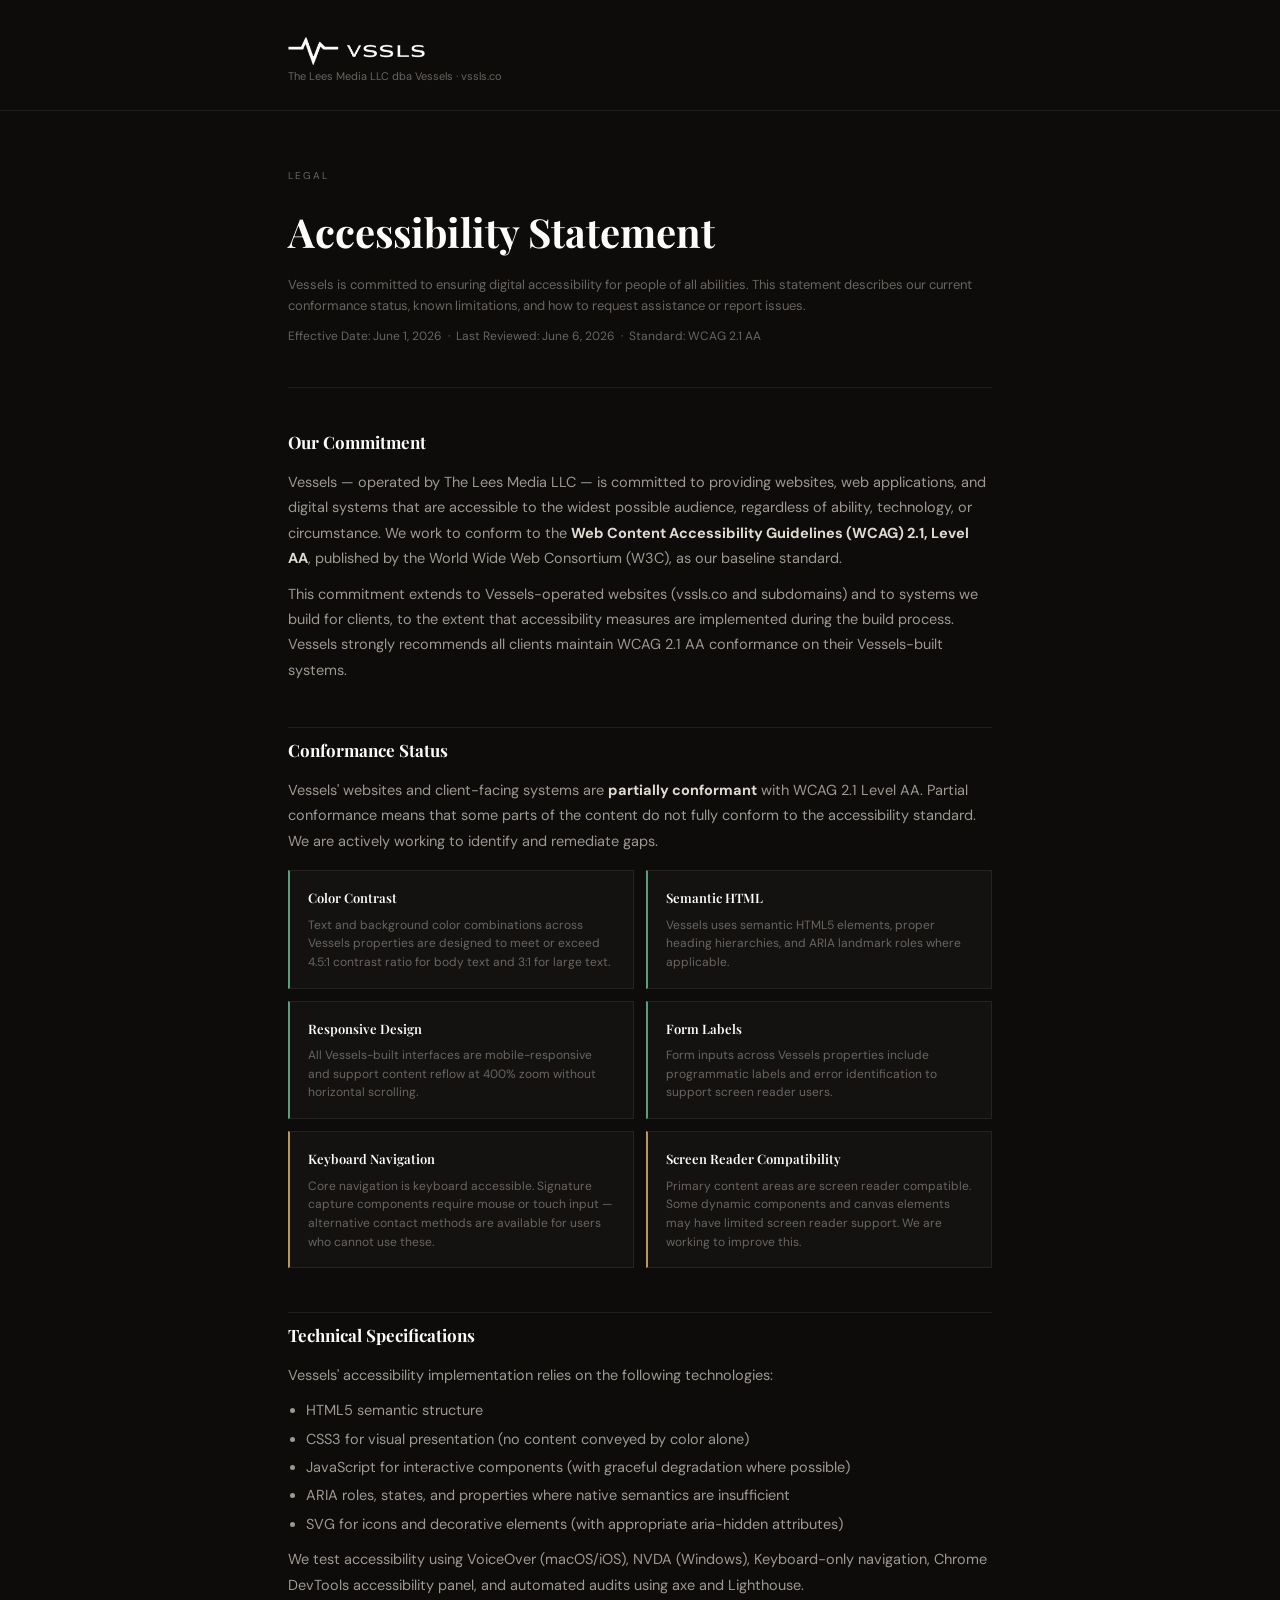
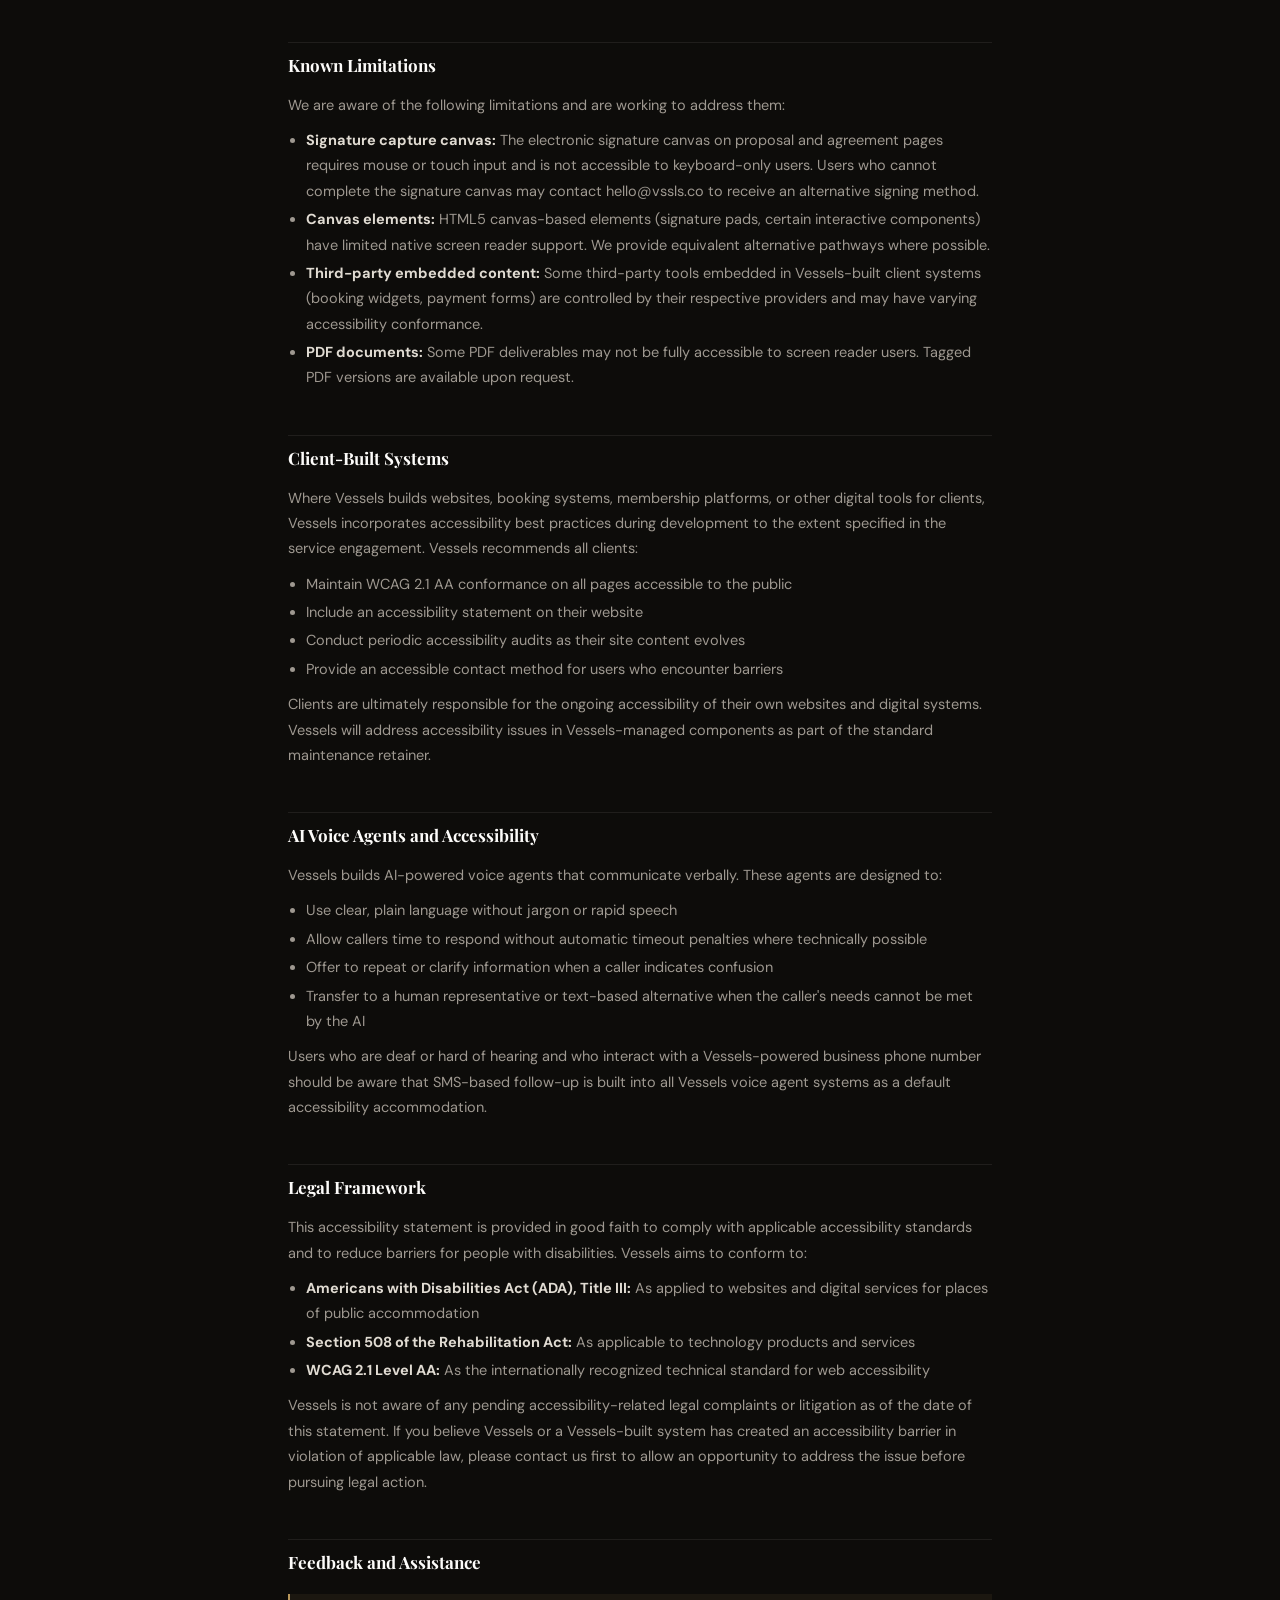
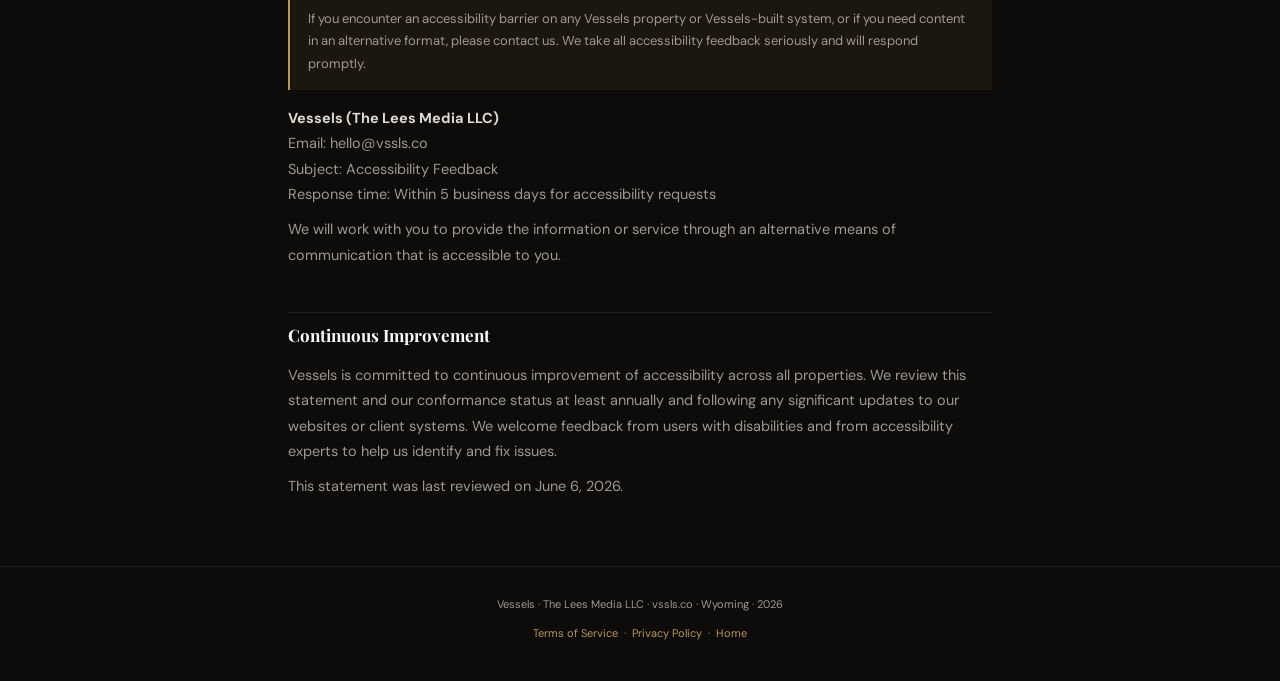
<file: accessibility.html>
<!DOCTYPE html>
<html lang="en">
<head>
<meta charset="UTF-8"/>
<meta name="viewport" content="width=device-width, initial-scale=1.0"/>
<title>Accessibility Statement · Vessels</title>

  <link rel="icon" href="/favicon.ico" sizes="any" />
  <link rel="icon" type="image/png" sizes="32x32" href="/assets/brand/favicon-32.png" />
  <link rel="icon" type="image/png" sizes="16x16" href="/assets/brand/favicon-16.png" />
  <link rel="apple-touch-icon" href="/assets/brand/apple-touch-icon.png" />
  <meta name="theme-color" content="#F5F0E8" />

  <link rel="canonical" href="https://vssls.co/accessibility" />
  <meta property="og:type" content="website" />
  <meta property="og:site_name" content="Vessels" />
  <meta property="og:title" content="Accessibility — Vessels" />
  <meta property="og:description" content="Our commitment to an accessible web experience." />
  <meta property="og:url" content="https://vssls.co/accessibility" />
  <meta property="og:image" content="https://vssls.co/assets/og/og-home.jpg" />
  <meta property="og:image:width" content="1200" />
  <meta property="og:image:height" content="630" />
  <meta property="og:image:alt" content="Accessibility — Vessels" />
  <meta name="twitter:card" content="summary_large_image" />
  <meta name="twitter:title" content="Accessibility — Vessels" />
  <meta name="twitter:description" content="Our commitment to an accessible web experience." />
  <meta name="twitter:image" content="https://vssls.co/assets/og/og-home.jpg" />
<link rel="preconnect" href="https://fonts.googleapis.com"/>
<link rel="preconnect" href="https://fonts.gstatic.com" crossorigin/>
<link href="https://fonts.googleapis.com/css2?family=Playfair+Display:ital,wght@0,400;0,600;0,700;1,400&family=DM+Sans:opsz,wght@9..40,300;9..40,400;9..40,500&display=swap" rel="stylesheet"/>
  <link rel="stylesheet" href="/assets/brand.css" />
<style>
:root{--bg:#0D0C0A;--panel:#141210;--border:rgba(245,240,232,0.08);--gold:#B8975A;--gold-light:#D4B478;--gold-pale:rgba(184,151,90,0.08);--white:#FDFCFA;--text:#E0DBD2;--text2:#9E9890;--text3:#6A6460;--font-d:'Playfair Display',Georgia,serif;--font-b:'DM Sans',system-ui,sans-serif;}
*,*::before,*::after{box-sizing:border-box;margin:0;padding:0;}html{scroll-behavior:smooth;}
body{background:var(--bg);color:var(--text);font-family:var(--font-b);font-size:14.5px;line-height:1.75;-webkit-font-smoothing:antialiased;}
.wrap{max-width:760px;margin:0 auto;padding:0 28px;}
header{padding:24px 0;border-bottom:1px solid var(--border);}
.logo{font-family:var(--font-d);font-size:1.3rem;font-weight:600;color:var(--white);}
.logo span{color:var(--gold);}
.logo a{text-decoration:none;color:inherit;}
.hero-legal{padding:56px 0 40px;border-bottom:1px solid var(--border);}
.doc-type{font-size:10px;letter-spacing:0.2em;text-transform:uppercase;color:var(--text3);margin-bottom:12px;display:block;}
.hero-legal h1{font-family:var(--font-d);font-size:clamp(28px,4vw,40px);font-weight:700;color:var(--white);margin-bottom:8px;}
.hero-legal p{font-size:13px;color:var(--text3);line-height:1.6;}
.effective{margin-top:6px;font-size:12px;color:var(--text3);}
.doc-body{padding:8px 0 56px;}
h2.sec{font-family:var(--font-d);font-size:17px;font-weight:700;color:var(--white);margin:44px 0 12px;padding-top:8px;border-top:1px solid var(--border);}
h2.sec:first-child{border-top:none;margin-top:24px;}
h3.sub{font-family:var(--font-d);font-size:13.5px;font-weight:600;color:var(--gold-light);margin:20px 0 6px;}
p{margin-bottom:10px;color:var(--text2);}
ul{padding-left:18px;margin-bottom:10px;}
ul li{color:var(--text2);line-height:1.75;margin-bottom:3px;}
strong{color:var(--text);}a{color:var(--gold);}
.callout{background:var(--gold-pale);border-left:2px solid var(--gold);padding:14px 18px;margin:16px 0;}
.callout p{color:var(--text2);margin-bottom:0;font-size:13px;}
.status-grid{display:grid;grid-template-columns:1fr 1fr;gap:12px;margin:16px 0;}
@media(max-width:540px){.status-grid{grid-template-columns:1fr;}}
.status-card{background:var(--panel);border:1px solid var(--border);padding:16px 18px;}
.status-card h4{font-family:var(--font-d);font-size:13px;font-weight:600;color:var(--white);margin-bottom:6px;}
.status-card p{font-size:12px;color:var(--text3);margin-bottom:0;line-height:1.55;}
.status-good{border-left:2px solid #5A9E7A;}
.status-partial{border-left:2px solid #B8975A;}
footer.site-footer{border-top:1px solid var(--border);padding:28px 0;text-align:center;color:var(--text3);font-size:11px;}
footer.site-footer a{color:var(--gold);text-decoration:none;}
</style>
</head>
<body>
<header>
  <div class="wrap">
    <div class="logo"><a href="/"><span class="brand-lockup brand-lockup--light" role="img" aria-label="VSSLS"></span></a></div>
    <div style="font-size:11px;color:var(--text3);margin-top:2px;">The Lees Media LLC dba Vessels · vssls.co</div>
  </div>
</header>

<div class="wrap">
  <div class="hero-legal">
    <span class="doc-type">Legal</span>
    <h1>Accessibility Statement</h1>
    <p>Vessels is committed to ensuring digital accessibility for people of all abilities. This statement describes our current conformance status, known limitations, and how to request assistance or report issues.</p>
    <div class="effective">Effective Date: June 1, 2026 &nbsp;·&nbsp; Last Reviewed: June 6, 2026 &nbsp;·&nbsp; Standard: WCAG 2.1 AA</div>
  </div>

  <div class="doc-body">

    <h2 class="sec" id="a1">Our Commitment</h2>
    <p>Vessels — operated by The Lees Media LLC — is committed to providing websites, web applications, and digital systems that are accessible to the widest possible audience, regardless of ability, technology, or circumstance. We work to conform to the <strong>Web Content Accessibility Guidelines (WCAG) 2.1, Level AA</strong>, published by the World Wide Web Consortium (W3C), as our baseline standard.</p>
    <p>This commitment extends to Vessels-operated websites (vssls.co and subdomains) and to systems we build for clients, to the extent that accessibility measures are implemented during the build process. Vessels strongly recommends all clients maintain WCAG 2.1 AA conformance on their Vessels-built systems.</p>

    <h2 class="sec" id="a2">Conformance Status</h2>
    <p>Vessels' websites and client-facing systems are <strong>partially conformant</strong> with WCAG 2.1 Level AA. Partial conformance means that some parts of the content do not fully conform to the accessibility standard. We are actively working to identify and remediate gaps.</p>

    <div class="status-grid">
      <div class="status-card status-good">
        <h4>Color Contrast</h4>
        <p>Text and background color combinations across Vessels properties are designed to meet or exceed 4.5:1 contrast ratio for body text and 3:1 for large text.</p>
      </div>
      <div class="status-card status-good">
        <h4>Semantic HTML</h4>
        <p>Vessels uses semantic HTML5 elements, proper heading hierarchies, and ARIA landmark roles where applicable.</p>
      </div>
      <div class="status-card status-good">
        <h4>Responsive Design</h4>
        <p>All Vessels-built interfaces are mobile-responsive and support content reflow at 400% zoom without horizontal scrolling.</p>
      </div>
      <div class="status-card status-good">
        <h4>Form Labels</h4>
        <p>Form inputs across Vessels properties include programmatic labels and error identification to support screen reader users.</p>
      </div>
      <div class="status-card status-partial">
        <h4>Keyboard Navigation</h4>
        <p>Core navigation is keyboard accessible. Signature capture components require mouse or touch input — alternative contact methods are available for users who cannot use these.</p>
      </div>
      <div class="status-card status-partial">
        <h4>Screen Reader Compatibility</h4>
        <p>Primary content areas are screen reader compatible. Some dynamic components and canvas elements may have limited screen reader support. We are working to improve this.</p>
      </div>
    </div>

    <h2 class="sec" id="a3">Technical Specifications</h2>
    <p>Vessels' accessibility implementation relies on the following technologies:</p>
    <ul>
      <li>HTML5 semantic structure</li>
      <li>CSS3 for visual presentation (no content conveyed by color alone)</li>
      <li>JavaScript for interactive components (with graceful degradation where possible)</li>
      <li>ARIA roles, states, and properties where native semantics are insufficient</li>
      <li>SVG for icons and decorative elements (with appropriate aria-hidden attributes)</li>
    </ul>
    <p>We test accessibility using VoiceOver (macOS/iOS), NVDA (Windows), Keyboard-only navigation, Chrome DevTools accessibility panel, and automated audits using axe and Lighthouse.</p>

    <h2 class="sec" id="a4">Known Limitations</h2>
    <p>We are aware of the following limitations and are working to address them:</p>
    <ul>
      <li><strong>Signature capture canvas:</strong> The electronic signature canvas on proposal and agreement pages requires mouse or touch input and is not accessible to keyboard-only users. Users who cannot complete the signature canvas may contact hello@vssls.co to receive an alternative signing method.</li>
      <li><strong>Canvas elements:</strong> HTML5 canvas-based elements (signature pads, certain interactive components) have limited native screen reader support. We provide equivalent alternative pathways where possible.</li>
      <li><strong>Third-party embedded content:</strong> Some third-party tools embedded in Vessels-built client systems (booking widgets, payment forms) are controlled by their respective providers and may have varying accessibility conformance.</li>
      <li><strong>PDF documents:</strong> Some PDF deliverables may not be fully accessible to screen reader users. Tagged PDF versions are available upon request.</li>
    </ul>

    <h2 class="sec" id="a5">Client-Built Systems</h2>
    <p>Where Vessels builds websites, booking systems, membership platforms, or other digital tools for clients, Vessels incorporates accessibility best practices during development to the extent specified in the service engagement. Vessels recommends all clients:</p>
    <ul>
      <li>Maintain WCAG 2.1 AA conformance on all pages accessible to the public</li>
      <li>Include an accessibility statement on their website</li>
      <li>Conduct periodic accessibility audits as their site content evolves</li>
      <li>Provide an accessible contact method for users who encounter barriers</li>
    </ul>
    <p>Clients are ultimately responsible for the ongoing accessibility of their own websites and digital systems. Vessels will address accessibility issues in Vessels-managed components as part of the standard maintenance retainer.</p>

    <h2 class="sec" id="a6">AI Voice Agents and Accessibility</h2>
    <p>Vessels builds AI-powered voice agents that communicate verbally. These agents are designed to:</p>
    <ul>
      <li>Use clear, plain language without jargon or rapid speech</li>
      <li>Allow callers time to respond without automatic timeout penalties where technically possible</li>
      <li>Offer to repeat or clarify information when a caller indicates confusion</li>
      <li>Transfer to a human representative or text-based alternative when the caller's needs cannot be met by the AI</li>
    </ul>
    <p>Users who are deaf or hard of hearing and who interact with a Vessels-powered business phone number should be aware that SMS-based follow-up is built into all Vessels voice agent systems as a default accessibility accommodation.</p>

    <h2 class="sec" id="a7">Legal Framework</h2>
    <p>This accessibility statement is provided in good faith to comply with applicable accessibility standards and to reduce barriers for people with disabilities. Vessels aims to conform to:</p>
    <ul>
      <li><strong>Americans with Disabilities Act (ADA), Title III:</strong> As applied to websites and digital services for places of public accommodation</li>
      <li><strong>Section 508 of the Rehabilitation Act:</strong> As applicable to technology products and services</li>
      <li><strong>WCAG 2.1 Level AA:</strong> As the internationally recognized technical standard for web accessibility</li>
    </ul>
    <p>Vessels is not aware of any pending accessibility-related legal complaints or litigation as of the date of this statement. If you believe Vessels or a Vessels-built system has created an accessibility barrier in violation of applicable law, please contact us first to allow an opportunity to address the issue before pursuing legal action.</p>

    <h2 class="sec" id="a8">Feedback and Assistance</h2>
    <div class="callout"><p>If you encounter an accessibility barrier on any Vessels property or Vessels-built system, or if you need content in an alternative format, please contact us. We take all accessibility feedback seriously and will respond promptly.</p></div>
    <p><strong>Vessels (The Lees Media LLC)</strong><br>
    Email: hello@vssls.co<br>
    Subject: Accessibility Feedback<br>
    Response time: Within 5 business days for accessibility requests</p>
    <p>We will work with you to provide the information or service through an alternative means of communication that is accessible to you.</p>

    <h2 class="sec" id="a9">Continuous Improvement</h2>
    <p>Vessels is committed to continuous improvement of accessibility across all properties. We review this statement and our conformance status at least annually and following any significant updates to our websites or client systems. We welcome feedback from users with disabilities and from accessibility experts to help us identify and fix issues.</p>
    <p>This statement was last reviewed on June 6, 2026.</p>

  </div>
</div>

<footer class="site-footer">
  <div class="wrap">
    <p>Vessels · The Lees Media LLC · vssls.co · Wyoming · 2026</p>
    <p style="margin-top:6px"><a href="/terms">Terms of Service</a> &nbsp;·&nbsp; <a href="/privacy">Privacy Policy</a> &nbsp;·&nbsp; <a href="/">Home</a></p>
  </div>
</footer>
</body>
</html>
</file>
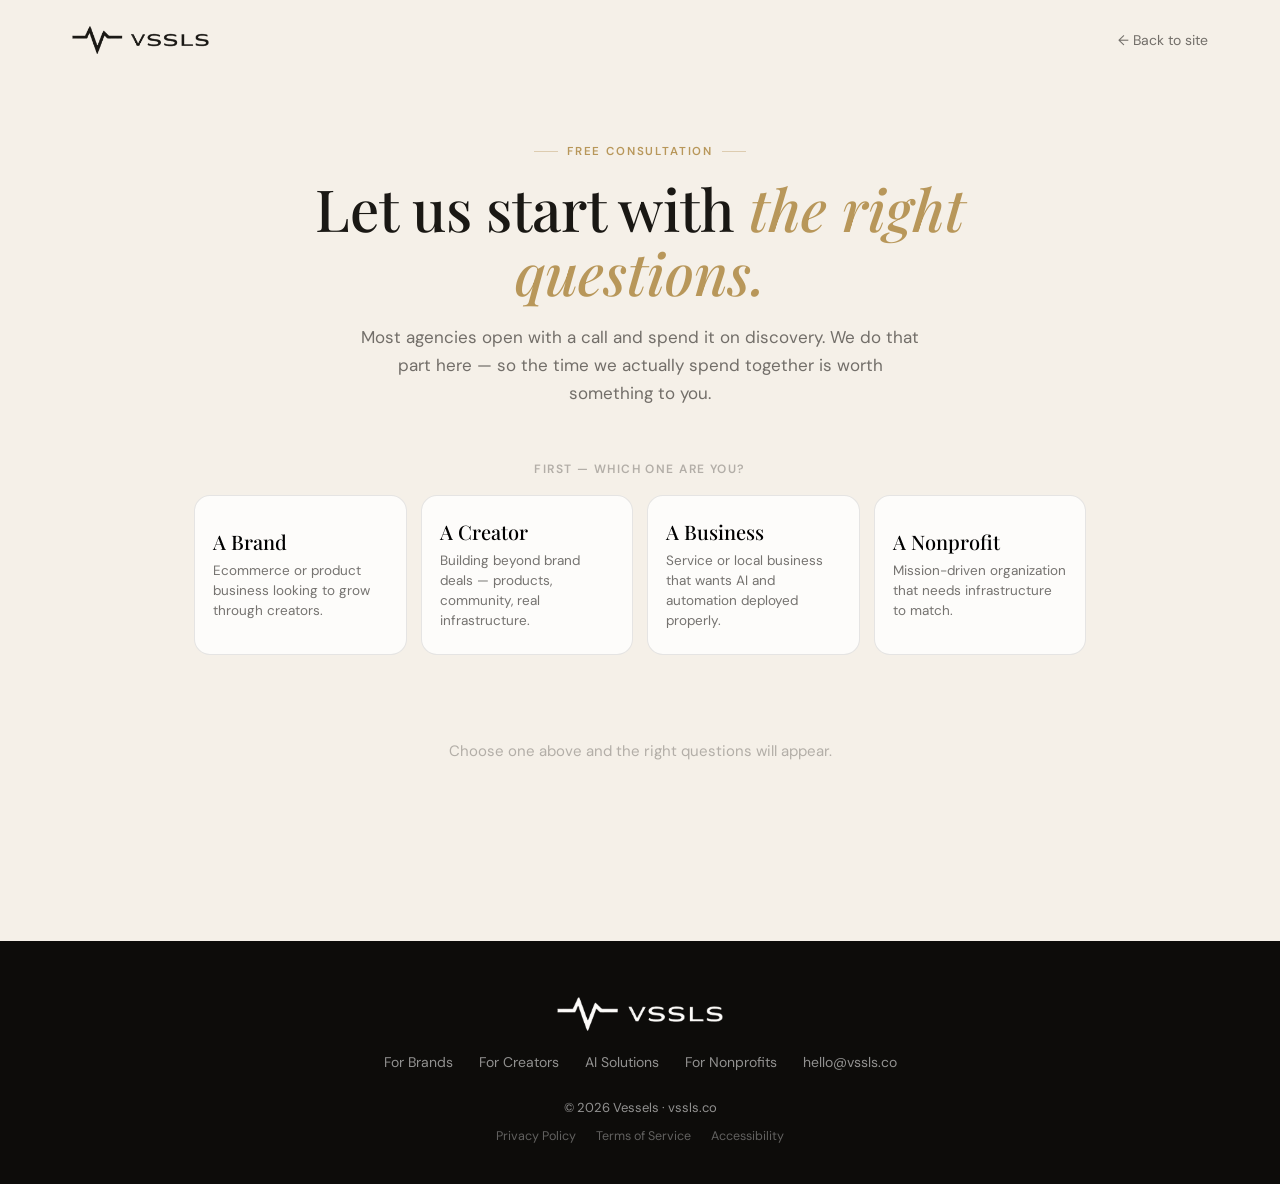
<file: book.html>
<!DOCTYPE html>
<html lang="en">
<head>
  <meta charset="UTF-8" />
  <meta name="viewport" content="width=device-width, initial-scale=1.0" />
  <title>Book a Free Consultation — Vessels</title>

  <link rel="icon" href="/favicon.ico" sizes="any" />
  <link rel="icon" type="image/png" sizes="32x32" href="/assets/brand/favicon-32.png" />
  <link rel="icon" type="image/png" sizes="16x16" href="/assets/brand/favicon-16.png" />
  <link rel="apple-touch-icon" href="/assets/brand/apple-touch-icon.png" />
  <meta name="theme-color" content="#F5F0E8" />

  <link rel="canonical" href="https://vssls.co/book" />
  <meta property="og:type" content="website" />
  <meta property="og:site_name" content="Vessels" />
  <meta property="og:title" content="Book a Free Consultation — Vessels" />
  <meta property="og:description" content="Free 30-minute call. No commitment. We will tell you honestly if we are not the right fit." />
  <meta property="og:url" content="https://vssls.co/book" />
  <meta property="og:image" content="https://vssls.co/assets/og/og-home.jpg" />
  <meta property="og:image:width" content="1200" />
  <meta property="og:image:height" content="630" />
  <meta property="og:image:alt" content="Book a Free Consultation — Vessels" />
  <meta name="twitter:card" content="summary_large_image" />
  <meta name="twitter:title" content="Book a Free Consultation — Vessels" />
  <meta name="twitter:description" content="Free 30-minute call. No commitment. We will tell you honestly if we are not the right fit." />
  <meta name="twitter:image" content="https://vssls.co/assets/og/og-home.jpg" />
  <meta name="description" content="Book a free consultation with Vessels. Tell us about your brand, your audience, your business, or your mission — and we'll come to the call already knowing your situation." />

  <link rel="preconnect" href="https://fonts.googleapis.com" />
  <link rel="preconnect" href="https://fonts.gstatic.com" crossorigin />
  <link href="https://fonts.googleapis.com/css2?family=Playfair+Display:wght@400;500;600;700&family=DM+Sans:wght@300;400;500;600&display=swap" rel="stylesheet" />
  <link rel="stylesheet" href="/assets/brand.css" />
  <link rel="stylesheet" href="/assets/vessels-form.css" />

  <style>
    :root {
      --cream: #F5F0E8; --cream-dark: #EDE7D9; --charcoal: #1A1814;
      --charcoal-60: rgba(26,24,20,0.6); --charcoal-30: rgba(26,24,20,0.3);
      --gold: #B8975A; --gold-light: #D4B478; --white: #FDFCFA; --black: #0D0C0A;
      --font-display: 'Playfair Display', Georgia, serif;
      --font-body: 'DM Sans', system-ui, sans-serif;
      --ease-out: cubic-bezier(0.16, 1, 0.3, 1);
    }
    * { margin: 0; padding: 0; box-sizing: border-box; }
    html { scroll-behavior: smooth; }
    body { background: var(--cream); font-family: var(--font-body); color: var(--charcoal); -webkit-font-smoothing: antialiased; }

    .nav { padding: 26px 32px; display: flex; align-items: center; justify-content: space-between; max-width: 1200px; margin: 0 auto; }
    .nav-logo { font-family: var(--font-display); font-size: 24px; color: var(--charcoal); text-decoration: none; letter-spacing: -0.01em; }
    .nav-logo span { color: var(--gold); }
    .nav-back { font-size: 14px; color: var(--charcoal-60); text-decoration: none; transition: color .2s; }
    .nav-back:hover { color: var(--gold); }

    .book-hero { text-align: center; padding: 56px 24px 8px; max-width: 760px; margin: 0 auto; }
    .book-hero .eyebrow {
      display: inline-flex; align-items: center; gap: 9px; font-size: 11.5px; font-weight: 600;
      letter-spacing: .16em; text-transform: uppercase; color: var(--gold); margin-bottom: 18px;
    }
    .book-hero .eyebrow::before, .book-hero .eyebrow::after { content:''; width: 24px; height: 1px; background: currentColor; opacity: .4; }
    .book-hero h1 { font-family: var(--font-display); font-size: clamp(36px, 6vw, 58px); font-weight: 500; line-height: 1.1; margin-bottom: 18px; }
    .book-hero h1 em { font-style: italic; color: var(--gold); }
    .book-hero p { font-size: 17px; line-height: 1.65; color: var(--charcoal-60); max-width: 560px; margin: 0 auto; }

    /* ── Track chooser ── */
    .chooser { max-width: 940px; margin: 46px auto 0; padding: 0 24px; }
    .chooser-label {
      text-align: center; font-size: 12px; font-weight: 600; letter-spacing: .12em;
      text-transform: uppercase; color: var(--charcoal-30); margin-bottom: 18px;
    }
    .chooser-grid { display: grid; grid-template-columns: repeat(4, 1fr); gap: 14px; }
    @media (max-width: 860px) { .chooser-grid { grid-template-columns: repeat(2, 1fr); } }
    @media (max-width: 460px) { .chooser-grid { grid-template-columns: 1fr; } }

    .track-btn {
      background: var(--white); border: 1px solid rgba(26,24,20,.1); border-radius: 16px;
      padding: 22px 18px; cursor: pointer; text-align: left; font-family: var(--font-body);
      transition: all .25s var(--ease-out); position: relative; overflow: hidden;
    }
    .track-btn::after {
      content: ''; position: absolute; inset: 0 0 auto 0; height: 3px;
      background: var(--accent, var(--gold)); transform: scaleX(0); transform-origin: left;
      transition: transform .3s var(--ease-out);
    }
    .track-btn:hover { transform: translateY(-3px); box-shadow: 0 12px 32px rgba(26,24,20,.08); border-color: var(--accent, var(--gold)); }
    .track-btn.is-active { border-color: var(--accent, var(--gold)); background: var(--white); box-shadow: 0 12px 32px rgba(26,24,20,.09); }
    .track-btn.is-active::after { transform: scaleX(1); }
    .track-btn h3 { font-family: var(--font-display); font-size: 20px; font-weight: 500; margin-bottom: 6px; }
    .track-btn p { font-size: 13.5px; line-height: 1.5; color: var(--charcoal-60); }
    .track-btn[data-track="creators"]    { --accent: #C4483D; }
    .track-btn[data-track="ai-solutions"]{ --accent: #1B9B9B; }
    .track-btn[data-track="nonprofits"]  { --accent: #3F7A55; }

    .form-host { max-width: 940px; margin: 0 auto; padding: 40px 24px 90px; }
    .form-host .vf { display: none; }
    .form-host .vf.is-shown { display: block; }

    .prompt { text-align: center; padding: 46px 24px 90px; color: var(--charcoal-30); font-size: 15px; }

    .footer { background: var(--black); color: rgba(255,255,255,.55); padding: 56px 32px 40px; text-align: center; }
    .footer-logo { font-family: var(--font-display); font-size: 24px; color: var(--white); margin-bottom: 22px; }
    .footer-logo span { color: var(--gold); }
    .footer-links { display: flex; flex-wrap: wrap; justify-content: center; gap: 12px 26px; margin-bottom: 28px; }
    .footer-links a { color: rgba(255,255,255,.55); text-decoration: none; font-size: 14px; transition: color .2s; }
    .footer-links a:hover { color: var(--gold-light); }
    .footer-copy { font-size: 13px; margin-bottom: 12px; }
    .footer-legal { display: flex; justify-content: center; gap: 20px; }
    .footer-legal a { color: rgba(255,255,255,.35); text-decoration: none; font-size: 12.5px; }
    .footer-legal a:hover { color: var(--gold-light); }

    @media (prefers-reduced-motion: reduce) {
      html { scroll-behavior: auto; }
      .track-btn:hover { transform: none; }
    }
  </style>
</head>
<body>

  <nav class="nav">
    <a href="/" class="nav-logo"><span class="brand-lockup" role="img" aria-label="VSSLS"></span></a>
    <a href="/" class="nav-back">← Back to site</a>
  </nav>

  <header class="book-hero">
    <span class="eyebrow">Free Consultation</span>
    <h1>Let us start with <em>the right questions.</em></h1>
    <p>Most agencies open with a call and spend it on discovery. We do that part here — so the time we actually spend together is worth something to you.</p>
  </header>

  <div class="chooser">
    <p class="chooser-label">First — which one are you?</p>
    <div class="chooser-grid">
      <button class="track-btn" data-track="brands" type="button">
        <h3>A Brand</h3>
        <p>Ecommerce or product business looking to grow through creators.</p>
      </button>
      <button class="track-btn" data-track="creators" type="button">
        <h3>A Creator</h3>
        <p>Building beyond brand deals — products, community, real infrastructure.</p>
      </button>
      <button class="track-btn" data-track="ai-solutions" type="button">
        <h3>A Business</h3>
        <p>Service or local business that wants AI and automation deployed properly.</p>
      </button>
      <button class="track-btn" data-track="nonprofits" type="button">
        <h3>A Nonprofit</h3>
        <p>Mission-driven organization that needs infrastructure to match.</p>
      </button>
    </div>
  </div>

  <div class="form-host">
    <p class="prompt" id="prompt">Choose one above and the right questions will appear.</p>
    <div class="vf" data-track="brands"></div>
    <div class="vf" data-track="creators" data-accent="red"></div>
    <div class="vf" data-track="ai-solutions" data-accent="teal"></div>
    <div class="vf" data-track="nonprofits" data-accent="green"></div>
  </div>

  <footer class="footer">
    <div class="footer-logo"><span class="brand-lockup" role="img" aria-label="VSSLS"></span></div>
    <div class="footer-links">
      <a href="/brands">For Brands</a>
      <a href="/creators">For Creators</a>
      <a href="/ai-solutions">AI Solutions</a>
      <a href="/nonprofits">For Nonprofits</a>
      <a href="mailto:hello@vssls.co">hello@vssls.co</a>
    </div>
    <div class="footer-copy">© 2026 Vessels · vssls.co</div>
    <div class="footer-legal">
      <a href="/privacy">Privacy Policy</a>
      <a href="/terms">Terms of Service</a>
      <a href="/accessibility">Accessibility</a>
    </div>
  </footer>

  <script src="/assets/vessels-form.js" defer></script>
  <script>
    (function () {
      var btns = [].slice.call(document.querySelectorAll('.track-btn'));
      var forms = [].slice.call(document.querySelectorAll('.form-host .vf'));
      var prompt = document.getElementById('prompt');

      function show(track, push) {
        btns.forEach(function (b) { b.classList.toggle('is-active', b.dataset.track === track); });
        forms.forEach(function (f) { f.classList.toggle('is-shown', f.dataset.track === track); });
        prompt.style.display = 'none';
        if (push) history.replaceState(null, '', '?for=' + track);
      }

      btns.forEach(function (b) {
        b.addEventListener('click', function () {
          show(b.dataset.track, true);
          document.querySelector('.form-host').scrollIntoView({ behavior: 'smooth', block: 'start' });
        });
      });

      // Deep link: /book?for=creators — lets each track page send
      // visitors straight to their own questions.
      var want = new URLSearchParams(location.search).get('for');
      if (want && forms.some(function (f) { return f.dataset.track === want; })) show(want, false);
    })();
  </script>
</body>
</html>
</file>
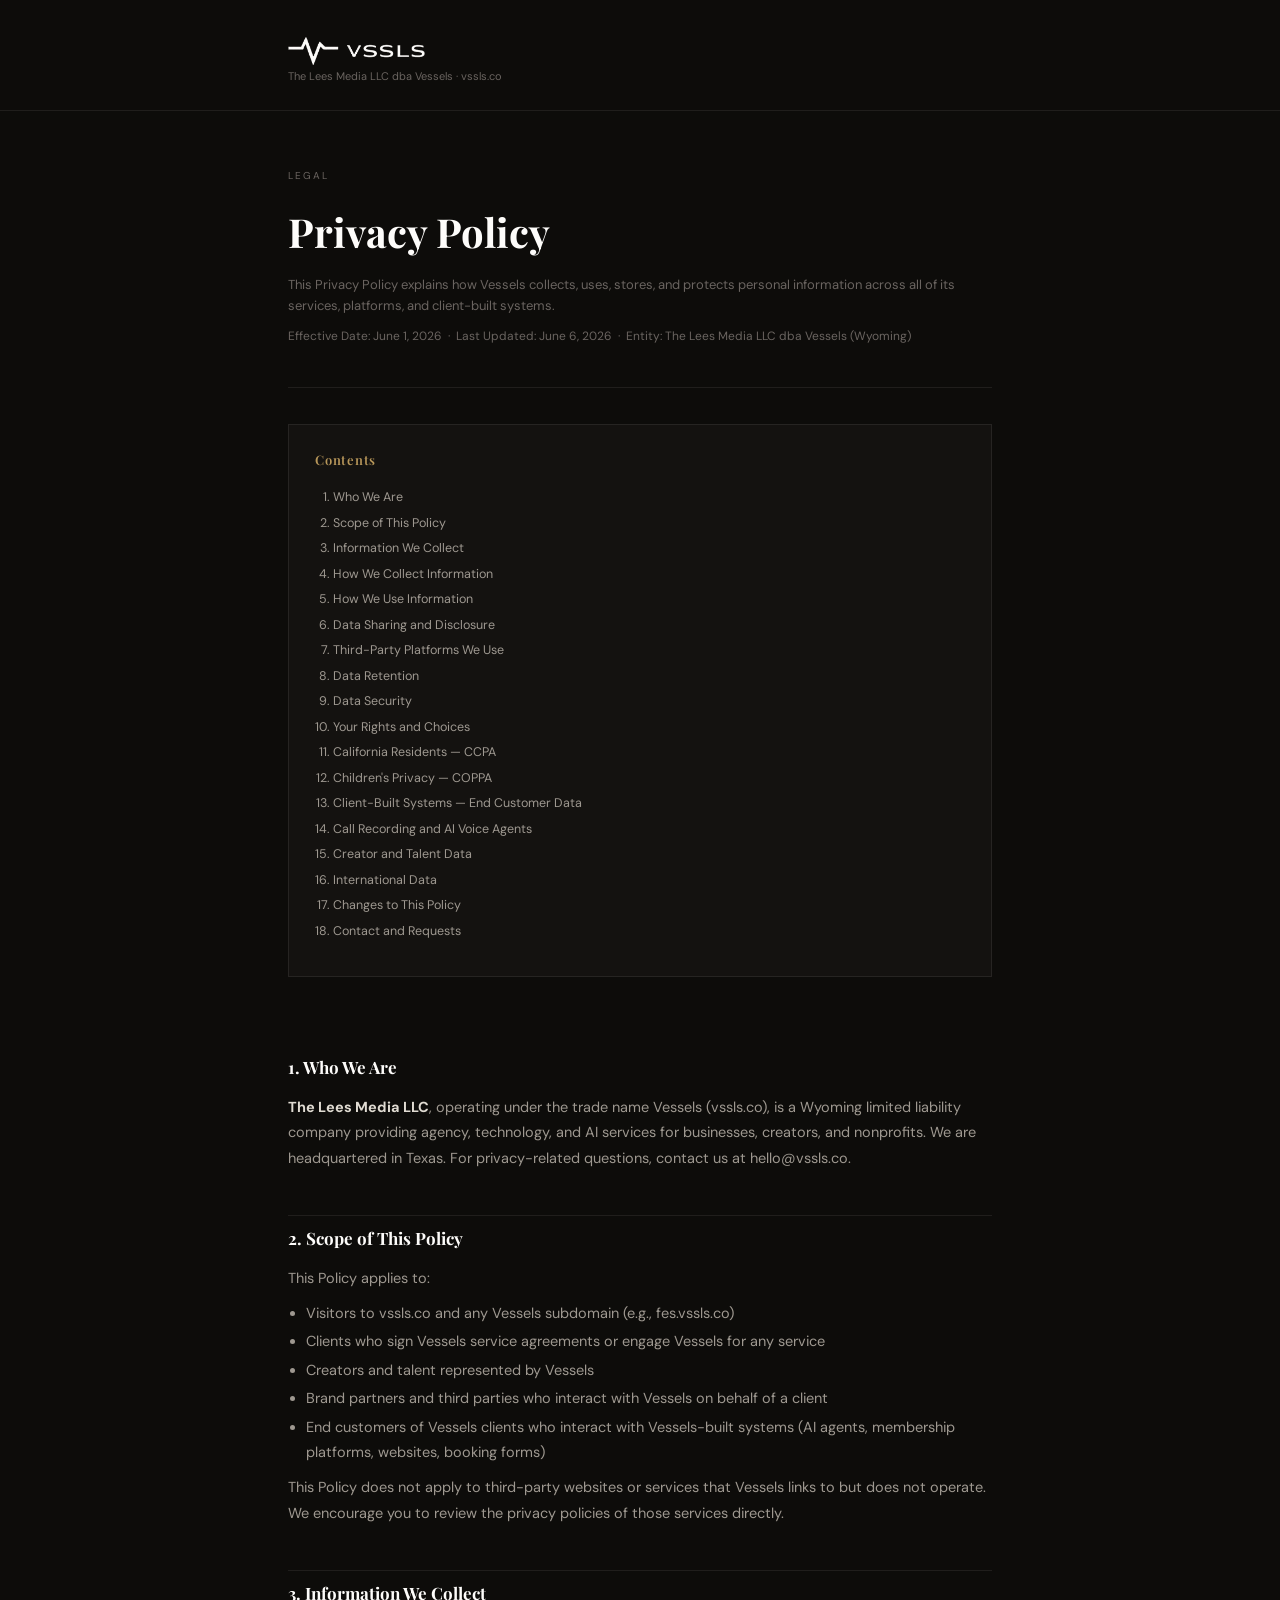
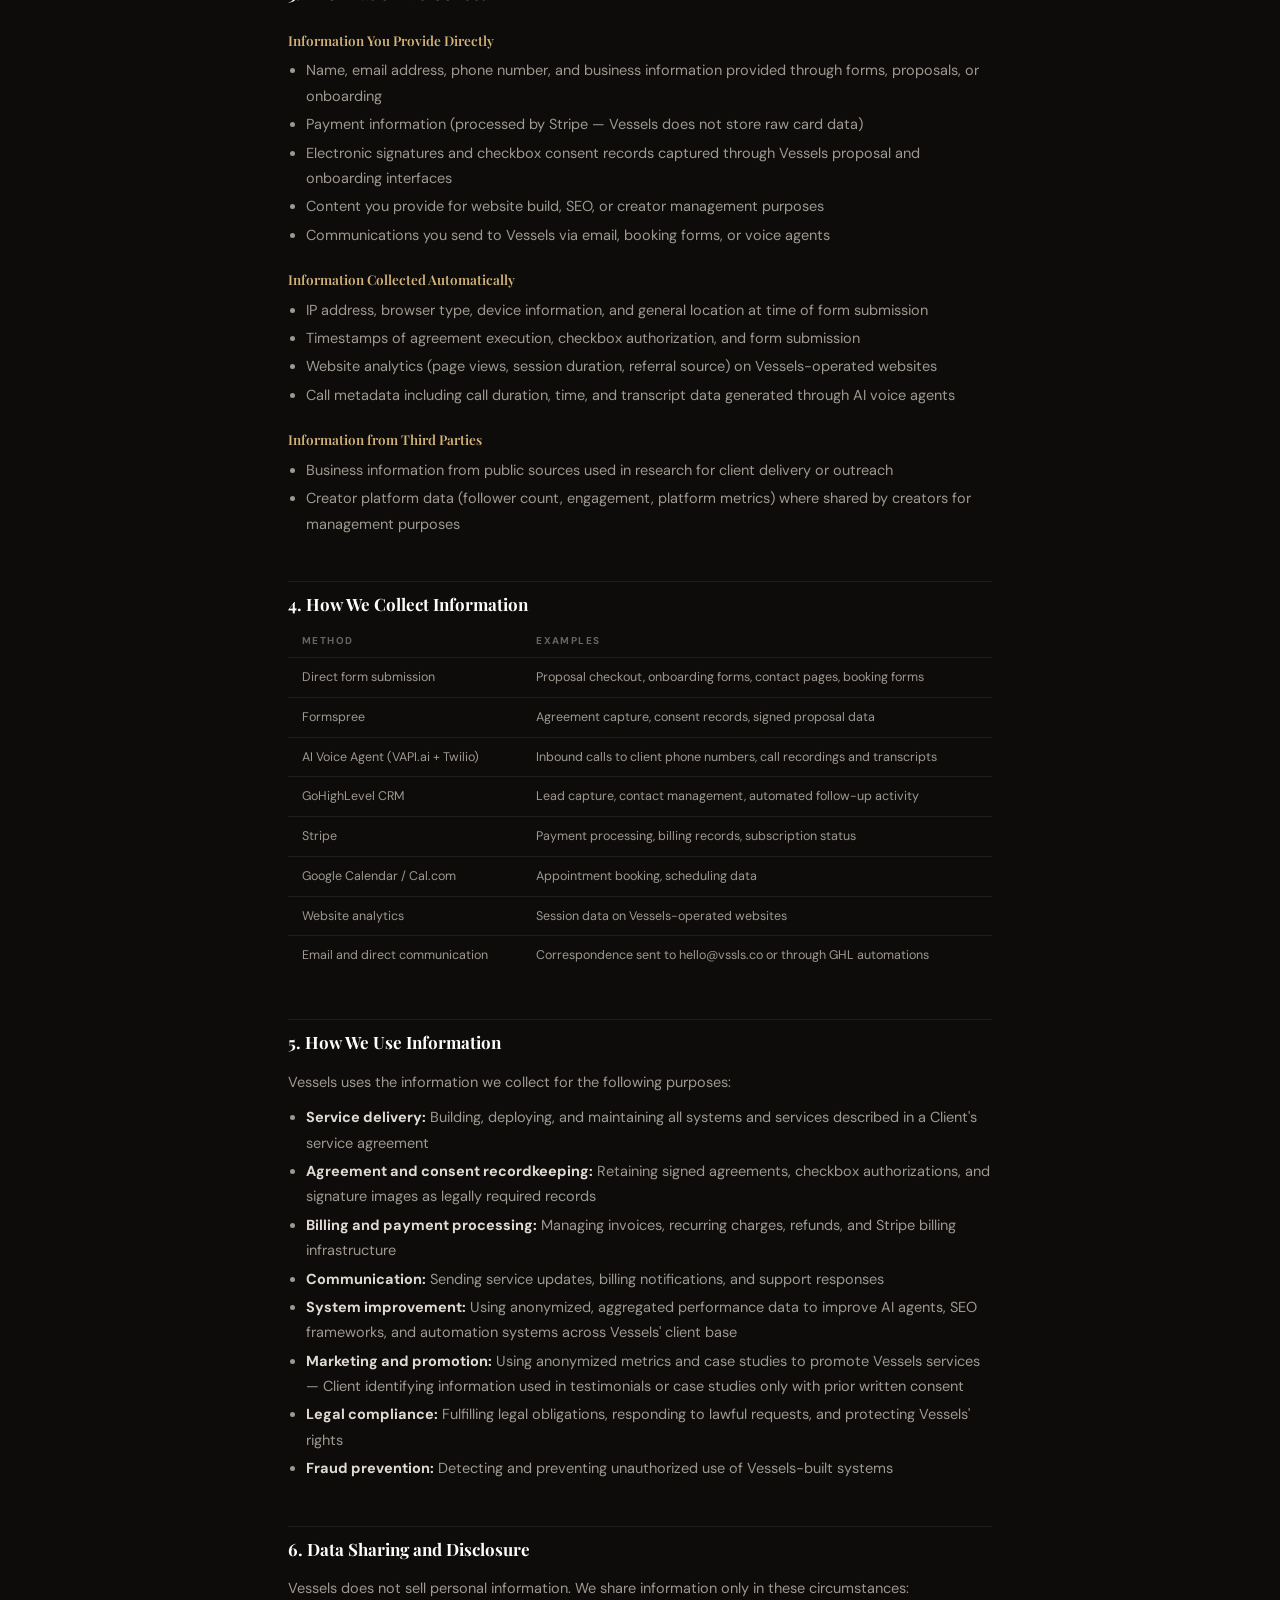
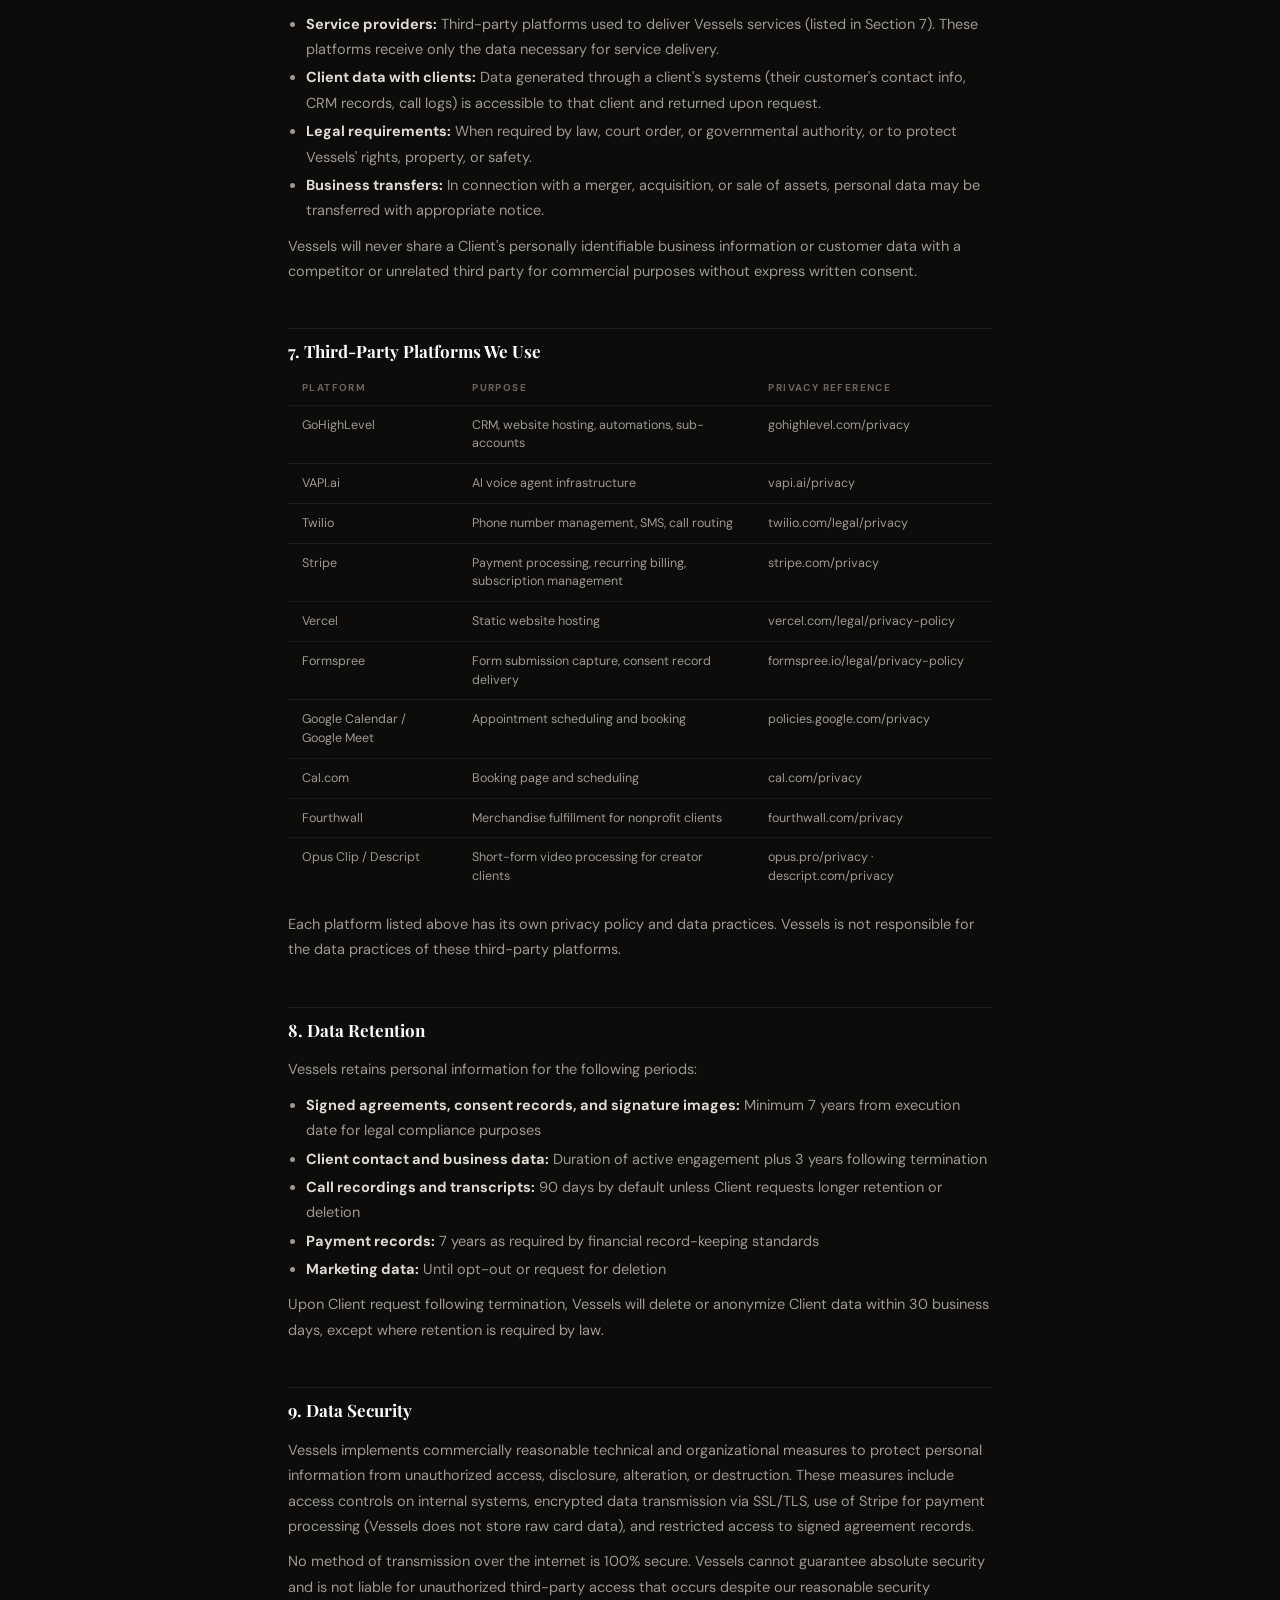
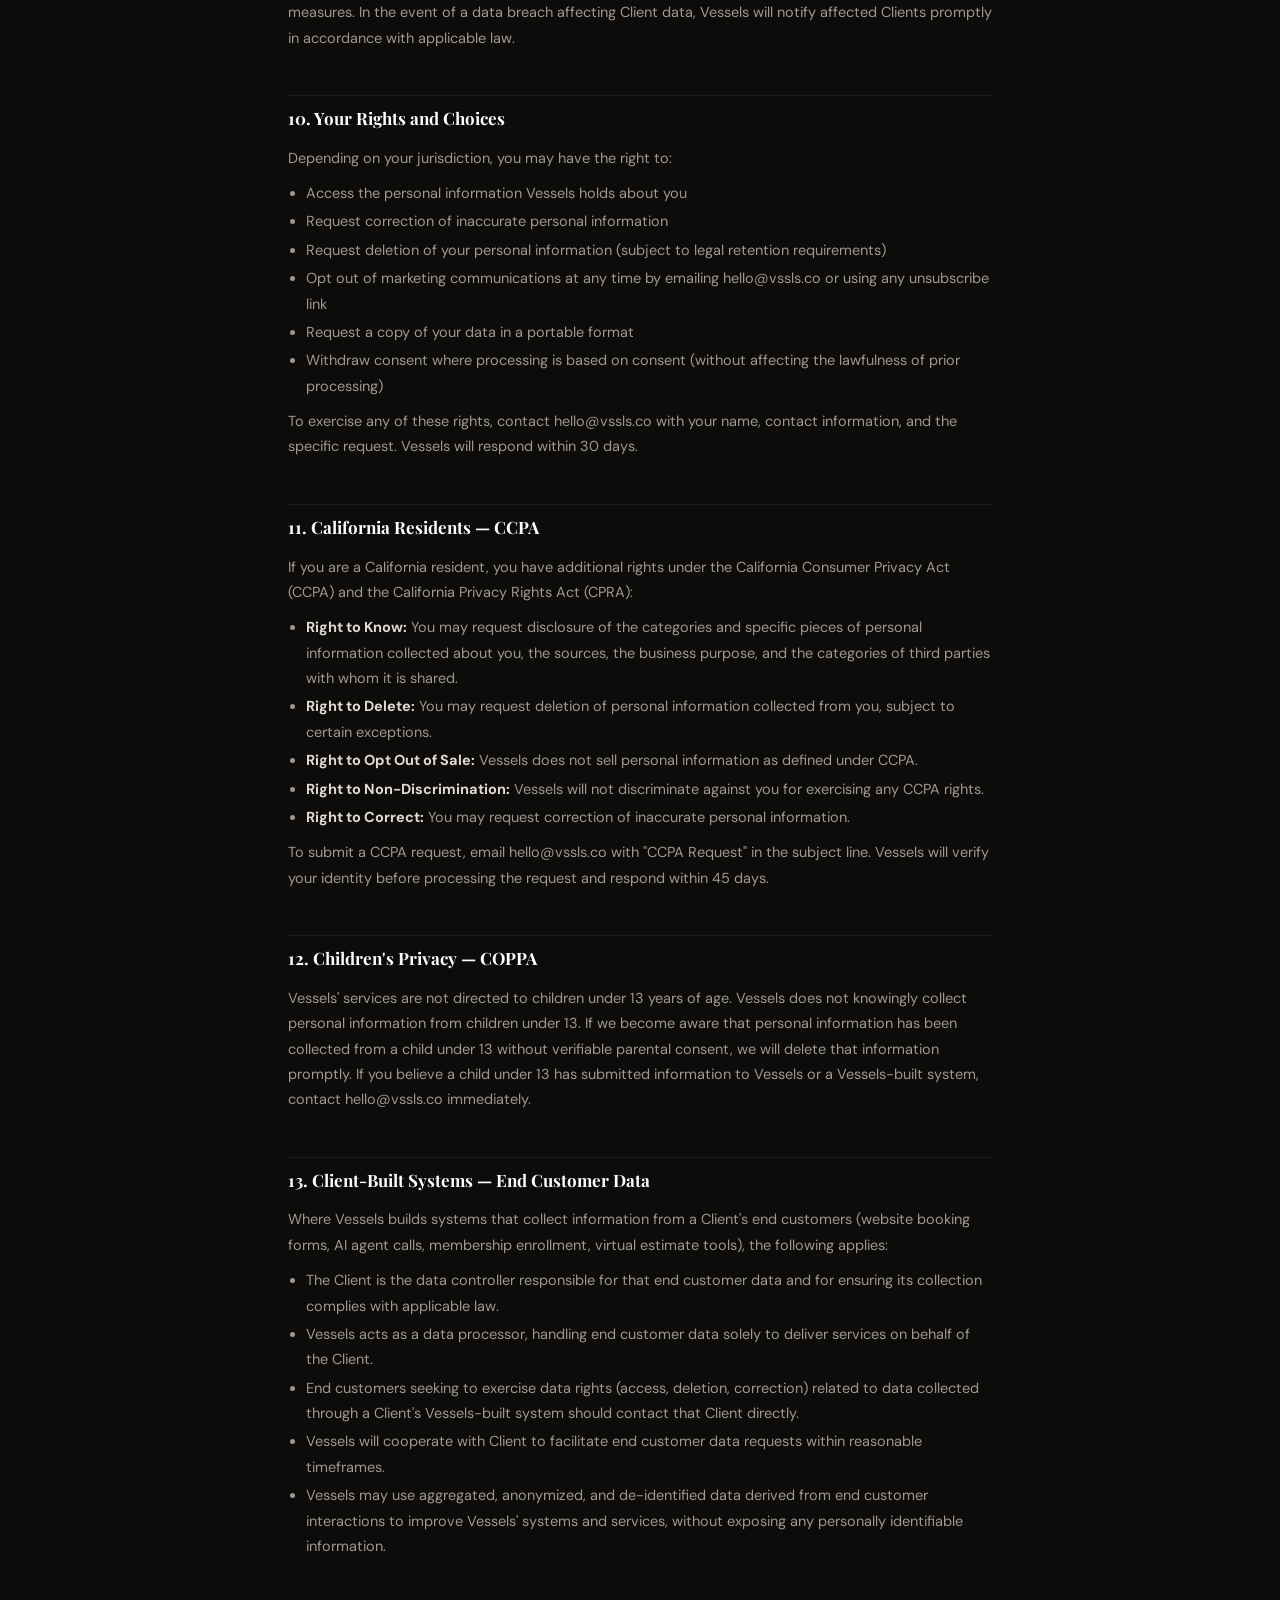
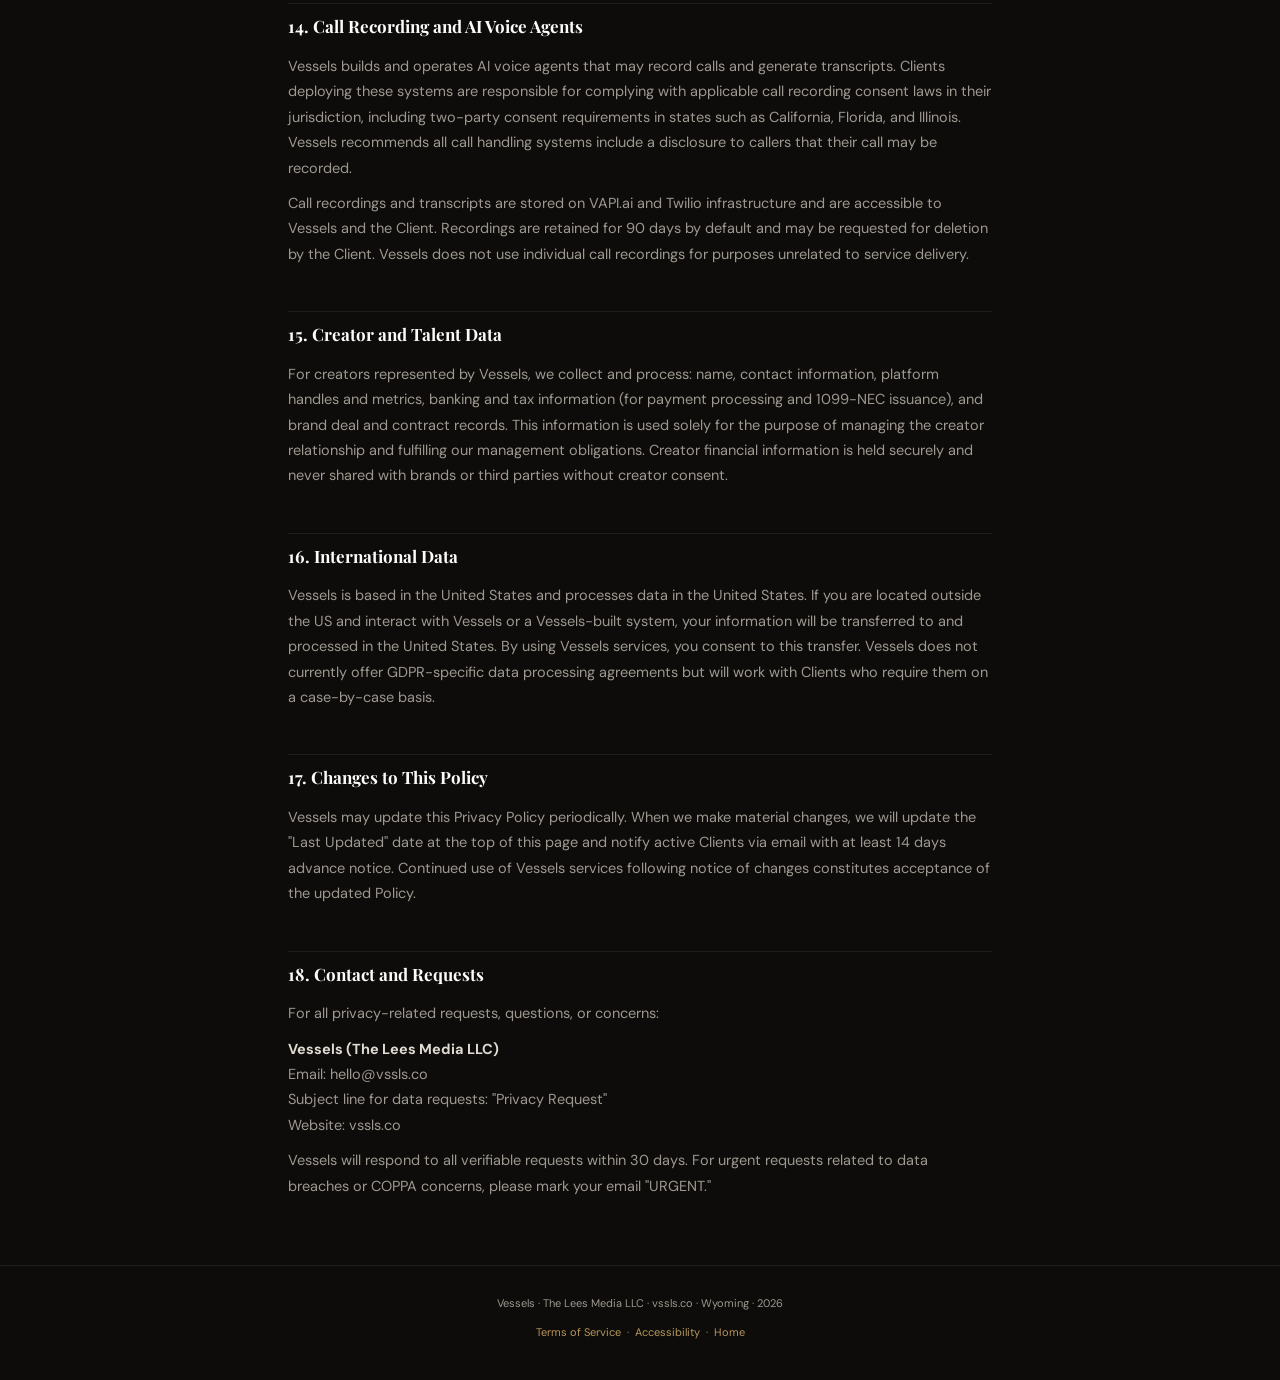
<file: privacy.html>
<!DOCTYPE html>
<html lang="en">
<head>
<meta charset="UTF-8"/>
<meta name="viewport" content="width=device-width, initial-scale=1.0"/>
<title>Privacy Policy · Vessels</title>

  <link rel="icon" href="/favicon.ico" sizes="any" />
  <link rel="icon" type="image/png" sizes="32x32" href="/assets/brand/favicon-32.png" />
  <link rel="icon" type="image/png" sizes="16x16" href="/assets/brand/favicon-16.png" />
  <link rel="apple-touch-icon" href="/assets/brand/apple-touch-icon.png" />
  <meta name="theme-color" content="#F5F0E8" />

  <link rel="canonical" href="https://vssls.co/privacy" />
  <meta property="og:type" content="website" />
  <meta property="og:site_name" content="Vessels" />
  <meta property="og:title" content="Privacy Policy — Vessels" />
  <meta property="og:description" content="How Vessels collects, uses, and protects your information." />
  <meta property="og:url" content="https://vssls.co/privacy" />
  <meta property="og:image" content="https://vssls.co/assets/og/og-home.jpg" />
  <meta property="og:image:width" content="1200" />
  <meta property="og:image:height" content="630" />
  <meta property="og:image:alt" content="Privacy Policy — Vessels" />
  <meta name="twitter:card" content="summary_large_image" />
  <meta name="twitter:title" content="Privacy Policy — Vessels" />
  <meta name="twitter:description" content="How Vessels collects, uses, and protects your information." />
  <meta name="twitter:image" content="https://vssls.co/assets/og/og-home.jpg" />
<link rel="preconnect" href="https://fonts.googleapis.com"/>
<link rel="preconnect" href="https://fonts.gstatic.com" crossorigin/>
<link href="https://fonts.googleapis.com/css2?family=Playfair+Display:ital,wght@0,400;0,600;0,700;1,400&family=DM+Sans:opsz,wght@9..40,300;9..40,400;9..40,500&display=swap" rel="stylesheet"/>
  <link rel="stylesheet" href="/assets/brand.css" />
<style>
:root{--bg:#0D0C0A;--panel:#141210;--border:rgba(245,240,232,0.08);--border2:rgba(245,240,232,0.12);--gold:#B8975A;--gold-light:#D4B478;--gold-pale:rgba(184,151,90,0.08);--white:#FDFCFA;--text:#E0DBD2;--text2:#9E9890;--text3:#6A6460;--font-d:'Playfair Display',Georgia,serif;--font-b:'DM Sans',system-ui,sans-serif;}
*,*::before,*::after{box-sizing:border-box;margin:0;padding:0;}html{scroll-behavior:smooth;}
body{background:var(--bg);color:var(--text);font-family:var(--font-b);font-size:14.5px;line-height:1.75;-webkit-font-smoothing:antialiased;}
.wrap{max-width:760px;margin:0 auto;padding:0 28px;}
header{padding:24px 0;border-bottom:1px solid var(--border);}
.logo{font-family:var(--font-d);font-size:1.3rem;font-weight:600;color:var(--white);}
.logo span{color:var(--gold);}
.logo a{text-decoration:none;color:inherit;}
.hero-legal{padding:56px 0 40px;border-bottom:1px solid var(--border);}
.doc-type{font-size:10px;letter-spacing:0.2em;text-transform:uppercase;color:var(--text3);margin-bottom:12px;display:block;}
.hero-legal h1{font-family:var(--font-d);font-size:clamp(28px,4vw,40px);font-weight:700;color:var(--white);margin-bottom:8px;}
.hero-legal p{font-size:13px;color:var(--text3);line-height:1.6;}
.effective{margin-top:6px;font-size:12px;color:var(--text3);}
.toc{background:var(--panel);border:1px solid var(--border);padding:24px 26px;margin:36px 0;}
.toc h3{font-family:var(--font-d);font-size:13px;font-weight:600;color:var(--gold);margin-bottom:14px;letter-spacing:0.06em;}
.toc ol{padding-left:18px;}.toc ol li{font-size:12.5px;color:var(--text2);line-height:1.8;}
.toc ol li a{color:var(--text2);text-decoration:none;}.toc ol li a:hover{color:var(--gold);}
.doc-body{padding:8px 0 56px;}
h2.sec{font-family:var(--font-d);font-size:17px;font-weight:700;color:var(--white);margin:44px 0 12px;padding-top:8px;border-top:1px solid var(--border);}
h2.sec:first-child{border-top:none;margin-top:24px;}
h3.sub{font-family:var(--font-d);font-size:13.5px;font-weight:600;color:var(--gold-light);margin:20px 0 6px;}
p{margin-bottom:10px;color:var(--text2);}
ul,ol{padding-left:18px;margin-bottom:10px;}
ul li,ol li{color:var(--text2);line-height:1.75;margin-bottom:3px;}
strong{color:var(--text);}a{color:var(--gold);}
.callout{background:var(--gold-pale);border-left:2px solid var(--gold);padding:14px 18px;margin:16px 0;}
.callout p{color:var(--text2);margin-bottom:0;font-size:13px;}
/* The three-column table is wider than a phone viewport and was
   pushing the whole page into horizontal scroll. Let the table
   itself scroll instead of the document. */
.data-table{width:100%;border-collapse:collapse;margin:12px 0 16px;display:block;overflow-x:auto;-webkit-overflow-scrolling:touch;white-space:nowrap;}
@media (min-width:640px){.data-table{display:table;white-space:normal;}}
.data-table th{text-align:left;font-size:10px;letter-spacing:0.14em;text-transform:uppercase;color:var(--text3);padding:0 14px 8px;border-bottom:1px solid var(--border);}
.data-table td{padding:10px 14px;font-size:12.5px;color:var(--text2);border-bottom:1px solid var(--border);vertical-align:top;line-height:1.5;}
.data-table tr:last-child td{border-bottom:none;}
footer.site-footer{border-top:1px solid var(--border);padding:28px 0;text-align:center;color:var(--text3);font-size:11px;}
footer.site-footer a{color:var(--gold);text-decoration:none;}
</style>
</head>
<body>
<header>
  <div class="wrap">
    <div class="logo"><a href="/"><span class="brand-lockup brand-lockup--light" role="img" aria-label="VSSLS"></span></a></div>
    <div style="font-size:11px;color:var(--text3);margin-top:2px;">The Lees Media LLC dba Vessels · vssls.co</div>
  </div>
</header>

<div class="wrap">
  <div class="hero-legal">
    <span class="doc-type">Legal</span>
    <h1>Privacy Policy</h1>
    <p>This Privacy Policy explains how Vessels collects, uses, stores, and protects personal information across all of its services, platforms, and client-built systems.</p>
    <div class="effective">Effective Date: June 1, 2026 &nbsp;·&nbsp; Last Updated: June 6, 2026 &nbsp;·&nbsp; Entity: The Lees Media LLC dba Vessels (Wyoming)</div>
  </div>

  <div class="toc">
    <h3>Contents</h3>
    <ol>
      <li><a href="#p1">Who We Are</a></li>
      <li><a href="#p2">Scope of This Policy</a></li>
      <li><a href="#p3">Information We Collect</a></li>
      <li><a href="#p4">How We Collect Information</a></li>
      <li><a href="#p5">How We Use Information</a></li>
      <li><a href="#p6">Data Sharing and Disclosure</a></li>
      <li><a href="#p7">Third-Party Platforms We Use</a></li>
      <li><a href="#p8">Data Retention</a></li>
      <li><a href="#p9">Data Security</a></li>
      <li><a href="#p10">Your Rights and Choices</a></li>
      <li><a href="#p11">California Residents — CCPA</a></li>
      <li><a href="#p12">Children's Privacy — COPPA</a></li>
      <li><a href="#p13">Client-Built Systems — End Customer Data</a></li>
      <li><a href="#p14">Call Recording and AI Voice Agents</a></li>
      <li><a href="#p15">Creator and Talent Data</a></li>
      <li><a href="#p16">International Data</a></li>
      <li><a href="#p17">Changes to This Policy</a></li>
      <li><a href="#p18">Contact and Requests</a></li>
    </ol>
  </div>

  <div class="doc-body">

    <h2 class="sec" id="p1">1. Who We Are</h2>
    <p><strong>The Lees Media LLC</strong>, operating under the trade name Vessels (vssls.co), is a Wyoming limited liability company providing agency, technology, and AI services for businesses, creators, and nonprofits. We are headquartered in Texas. For privacy-related questions, contact us at hello@vssls.co.</p>

    <h2 class="sec" id="p2">2. Scope of This Policy</h2>
    <p>This Policy applies to:</p>
    <ul>
      <li>Visitors to vssls.co and any Vessels subdomain (e.g., fes.vssls.co)</li>
      <li>Clients who sign Vessels service agreements or engage Vessels for any service</li>
      <li>Creators and talent represented by Vessels</li>
      <li>Brand partners and third parties who interact with Vessels on behalf of a client</li>
      <li>End customers of Vessels clients who interact with Vessels-built systems (AI agents, membership platforms, websites, booking forms)</li>
    </ul>
    <p>This Policy does not apply to third-party websites or services that Vessels links to but does not operate. We encourage you to review the privacy policies of those services directly.</p>

    <h2 class="sec" id="p3">3. Information We Collect</h2>
    <h3 class="sub">Information You Provide Directly</h3>
    <ul>
      <li>Name, email address, phone number, and business information provided through forms, proposals, or onboarding</li>
      <li>Payment information (processed by Stripe — Vessels does not store raw card data)</li>
      <li>Electronic signatures and checkbox consent records captured through Vessels proposal and onboarding interfaces</li>
      <li>Content you provide for website build, SEO, or creator management purposes</li>
      <li>Communications you send to Vessels via email, booking forms, or voice agents</li>
    </ul>
    <h3 class="sub">Information Collected Automatically</h3>
    <ul>
      <li>IP address, browser type, device information, and general location at time of form submission</li>
      <li>Timestamps of agreement execution, checkbox authorization, and form submission</li>
      <li>Website analytics (page views, session duration, referral source) on Vessels-operated websites</li>
      <li>Call metadata including call duration, time, and transcript data generated through AI voice agents</li>
    </ul>
    <h3 class="sub">Information from Third Parties</h3>
    <ul>
      <li>Business information from public sources used in research for client delivery or outreach</li>
      <li>Creator platform data (follower count, engagement, platform metrics) where shared by creators for management purposes</li>
    </ul>

    <h2 class="sec" id="p4">4. How We Collect Information</h2>
    <table class="data-table">
      <thead><tr><th>Method</th><th>Examples</th></tr></thead>
      <tbody>
        <tr><td>Direct form submission</td><td>Proposal checkout, onboarding forms, contact pages, booking forms</td></tr>
        <tr><td>Formspree</td><td>Agreement capture, consent records, signed proposal data</td></tr>
        <tr><td>AI Voice Agent (VAPI.ai + Twilio)</td><td>Inbound calls to client phone numbers, call recordings and transcripts</td></tr>
        <tr><td>GoHighLevel CRM</td><td>Lead capture, contact management, automated follow-up activity</td></tr>
        <tr><td>Stripe</td><td>Payment processing, billing records, subscription status</td></tr>
        <tr><td>Google Calendar / Cal.com</td><td>Appointment booking, scheduling data</td></tr>
        <tr><td>Website analytics</td><td>Session data on Vessels-operated websites</td></tr>
        <tr><td>Email and direct communication</td><td>Correspondence sent to hello@vssls.co or through GHL automations</td></tr>
      </tbody>
    </table>

    <h2 class="sec" id="p5">5. How We Use Information</h2>
    <p>Vessels uses the information we collect for the following purposes:</p>
    <ul>
      <li><strong>Service delivery:</strong> Building, deploying, and maintaining all systems and services described in a Client's service agreement</li>
      <li><strong>Agreement and consent recordkeeping:</strong> Retaining signed agreements, checkbox authorizations, and signature images as legally required records</li>
      <li><strong>Billing and payment processing:</strong> Managing invoices, recurring charges, refunds, and Stripe billing infrastructure</li>
      <li><strong>Communication:</strong> Sending service updates, billing notifications, and support responses</li>
      <li><strong>System improvement:</strong> Using anonymized, aggregated performance data to improve AI agents, SEO frameworks, and automation systems across Vessels' client base</li>
      <li><strong>Marketing and promotion:</strong> Using anonymized metrics and case studies to promote Vessels services — Client identifying information used in testimonials or case studies only with prior written consent</li>
      <li><strong>Legal compliance:</strong> Fulfilling legal obligations, responding to lawful requests, and protecting Vessels' rights</li>
      <li><strong>Fraud prevention:</strong> Detecting and preventing unauthorized use of Vessels-built systems</li>
    </ul>

    <h2 class="sec" id="p6">6. Data Sharing and Disclosure</h2>
    <p>Vessels does not sell personal information. We share information only in these circumstances:</p>
    <ul>
      <li><strong>Service providers:</strong> Third-party platforms used to deliver Vessels services (listed in Section 7). These platforms receive only the data necessary for service delivery.</li>
      <li><strong>Client data with clients:</strong> Data generated through a client's systems (their customer's contact info, CRM records, call logs) is accessible to that client and returned upon request.</li>
      <li><strong>Legal requirements:</strong> When required by law, court order, or governmental authority, or to protect Vessels' rights, property, or safety.</li>
      <li><strong>Business transfers:</strong> In connection with a merger, acquisition, or sale of assets, personal data may be transferred with appropriate notice.</li>
    </ul>
    <p>Vessels will never share a Client's personally identifiable business information or customer data with a competitor or unrelated third party for commercial purposes without express written consent.</p>

    <h2 class="sec" id="p7">7. Third-Party Platforms We Use</h2>
    <table class="data-table">
      <thead><tr><th>Platform</th><th>Purpose</th><th>Privacy Reference</th></tr></thead>
      <tbody>
        <tr><td>GoHighLevel</td><td>CRM, website hosting, automations, sub-accounts</td><td>gohighlevel.com/privacy</td></tr>
        <tr><td>VAPI.ai</td><td>AI voice agent infrastructure</td><td>vapi.ai/privacy</td></tr>
        <tr><td>Twilio</td><td>Phone number management, SMS, call routing</td><td>twilio.com/legal/privacy</td></tr>
        <tr><td>Stripe</td><td>Payment processing, recurring billing, subscription management</td><td>stripe.com/privacy</td></tr>
        <tr><td>Vercel</td><td>Static website hosting</td><td>vercel.com/legal/privacy-policy</td></tr>
        <tr><td>Formspree</td><td>Form submission capture, consent record delivery</td><td>formspree.io/legal/privacy-policy</td></tr>
        <tr><td>Google Calendar / Google Meet</td><td>Appointment scheduling and booking</td><td>policies.google.com/privacy</td></tr>
        <tr><td>Cal.com</td><td>Booking page and scheduling</td><td>cal.com/privacy</td></tr>
        <tr><td>Fourthwall</td><td>Merchandise fulfillment for nonprofit clients</td><td>fourthwall.com/privacy</td></tr>
        <tr><td>Opus Clip / Descript</td><td>Short-form video processing for creator clients</td><td>opus.pro/privacy · descript.com/privacy</td></tr>
      </tbody>
    </table>
    <p>Each platform listed above has its own privacy policy and data practices. Vessels is not responsible for the data practices of these third-party platforms.</p>

    <h2 class="sec" id="p8">8. Data Retention</h2>
    <p>Vessels retains personal information for the following periods:</p>
    <ul>
      <li><strong>Signed agreements, consent records, and signature images:</strong> Minimum 7 years from execution date for legal compliance purposes</li>
      <li><strong>Client contact and business data:</strong> Duration of active engagement plus 3 years following termination</li>
      <li><strong>Call recordings and transcripts:</strong> 90 days by default unless Client requests longer retention or deletion</li>
      <li><strong>Payment records:</strong> 7 years as required by financial record-keeping standards</li>
      <li><strong>Marketing data:</strong> Until opt-out or request for deletion</li>
    </ul>
    <p>Upon Client request following termination, Vessels will delete or anonymize Client data within 30 business days, except where retention is required by law.</p>

    <h2 class="sec" id="p9">9. Data Security</h2>
    <p>Vessels implements commercially reasonable technical and organizational measures to protect personal information from unauthorized access, disclosure, alteration, or destruction. These measures include access controls on internal systems, encrypted data transmission via SSL/TLS, use of Stripe for payment processing (Vessels does not store raw card data), and restricted access to signed agreement records.</p>
    <p>No method of transmission over the internet is 100% secure. Vessels cannot guarantee absolute security and is not liable for unauthorized third-party access that occurs despite our reasonable security measures. In the event of a data breach affecting Client data, Vessels will notify affected Clients promptly in accordance with applicable law.</p>

    <h2 class="sec" id="p10">10. Your Rights and Choices</h2>
    <p>Depending on your jurisdiction, you may have the right to:</p>
    <ul>
      <li>Access the personal information Vessels holds about you</li>
      <li>Request correction of inaccurate personal information</li>
      <li>Request deletion of your personal information (subject to legal retention requirements)</li>
      <li>Opt out of marketing communications at any time by emailing hello@vssls.co or using any unsubscribe link</li>
      <li>Request a copy of your data in a portable format</li>
      <li>Withdraw consent where processing is based on consent (without affecting the lawfulness of prior processing)</li>
    </ul>
    <p>To exercise any of these rights, contact hello@vssls.co with your name, contact information, and the specific request. Vessels will respond within 30 days.</p>

    <h2 class="sec" id="p11">11. California Residents — CCPA</h2>
    <p>If you are a California resident, you have additional rights under the California Consumer Privacy Act (CCPA) and the California Privacy Rights Act (CPRA):</p>
    <ul>
      <li><strong>Right to Know:</strong> You may request disclosure of the categories and specific pieces of personal information collected about you, the sources, the business purpose, and the categories of third parties with whom it is shared.</li>
      <li><strong>Right to Delete:</strong> You may request deletion of personal information collected from you, subject to certain exceptions.</li>
      <li><strong>Right to Opt Out of Sale:</strong> Vessels does not sell personal information as defined under CCPA.</li>
      <li><strong>Right to Non-Discrimination:</strong> Vessels will not discriminate against you for exercising any CCPA rights.</li>
      <li><strong>Right to Correct:</strong> You may request correction of inaccurate personal information.</li>
    </ul>
    <p>To submit a CCPA request, email hello@vssls.co with "CCPA Request" in the subject line. Vessels will verify your identity before processing the request and respond within 45 days.</p>

    <h2 class="sec" id="p12">12. Children's Privacy — COPPA</h2>
    <p>Vessels' services are not directed to children under 13 years of age. Vessels does not knowingly collect personal information from children under 13. If we become aware that personal information has been collected from a child under 13 without verifiable parental consent, we will delete that information promptly. If you believe a child under 13 has submitted information to Vessels or a Vessels-built system, contact hello@vssls.co immediately.</p>

    <h2 class="sec" id="p13">13. Client-Built Systems — End Customer Data</h2>
    <p>Where Vessels builds systems that collect information from a Client's end customers (website booking forms, AI agent calls, membership enrollment, virtual estimate tools), the following applies:</p>
    <ul>
      <li>The Client is the data controller responsible for that end customer data and for ensuring its collection complies with applicable law.</li>
      <li>Vessels acts as a data processor, handling end customer data solely to deliver services on behalf of the Client.</li>
      <li>End customers seeking to exercise data rights (access, deletion, correction) related to data collected through a Client's Vessels-built system should contact that Client directly.</li>
      <li>Vessels will cooperate with Client to facilitate end customer data requests within reasonable timeframes.</li>
      <li>Vessels may use aggregated, anonymized, and de-identified data derived from end customer interactions to improve Vessels' systems and services, without exposing any personally identifiable information.</li>
    </ul>

    <h2 class="sec" id="p14">14. Call Recording and AI Voice Agents</h2>
    <p>Vessels builds and operates AI voice agents that may record calls and generate transcripts. Clients deploying these systems are responsible for complying with applicable call recording consent laws in their jurisdiction, including two-party consent requirements in states such as California, Florida, and Illinois. Vessels recommends all call handling systems include a disclosure to callers that their call may be recorded.</p>
    <p>Call recordings and transcripts are stored on VAPI.ai and Twilio infrastructure and are accessible to Vessels and the Client. Recordings are retained for 90 days by default and may be requested for deletion by the Client. Vessels does not use individual call recordings for purposes unrelated to service delivery.</p>

    <h2 class="sec" id="p15">15. Creator and Talent Data</h2>
    <p>For creators represented by Vessels, we collect and process: name, contact information, platform handles and metrics, banking and tax information (for payment processing and 1099-NEC issuance), and brand deal and contract records. This information is used solely for the purpose of managing the creator relationship and fulfilling our management obligations. Creator financial information is held securely and never shared with brands or third parties without creator consent.</p>

    <h2 class="sec" id="p16">16. International Data</h2>
    <p>Vessels is based in the United States and processes data in the United States. If you are located outside the US and interact with Vessels or a Vessels-built system, your information will be transferred to and processed in the United States. By using Vessels services, you consent to this transfer. Vessels does not currently offer GDPR-specific data processing agreements but will work with Clients who require them on a case-by-case basis.</p>

    <h2 class="sec" id="p17">17. Changes to This Policy</h2>
    <p>Vessels may update this Privacy Policy periodically. When we make material changes, we will update the "Last Updated" date at the top of this page and notify active Clients via email with at least 14 days advance notice. Continued use of Vessels services following notice of changes constitutes acceptance of the updated Policy.</p>

    <h2 class="sec" id="p18">18. Contact and Requests</h2>
    <p>For all privacy-related requests, questions, or concerns:</p>
    <p><strong>Vessels (The Lees Media LLC)</strong><br>Email: hello@vssls.co<br>Subject line for data requests: "Privacy Request"<br>Website: vssls.co</p>
    <p>Vessels will respond to all verifiable requests within 30 days. For urgent requests related to data breaches or COPPA concerns, please mark your email "URGENT."</p>

  </div>
</div>

<footer class="site-footer">
  <div class="wrap">
    <p>Vessels · The Lees Media LLC · vssls.co · Wyoming · 2026</p>
    <p style="margin-top:6px"><a href="/terms">Terms of Service</a> &nbsp;·&nbsp; <a href="/accessibility">Accessibility</a> &nbsp;·&nbsp; <a href="/">Home</a></p>
  </div>
</footer>
</body>
</html>
</file>
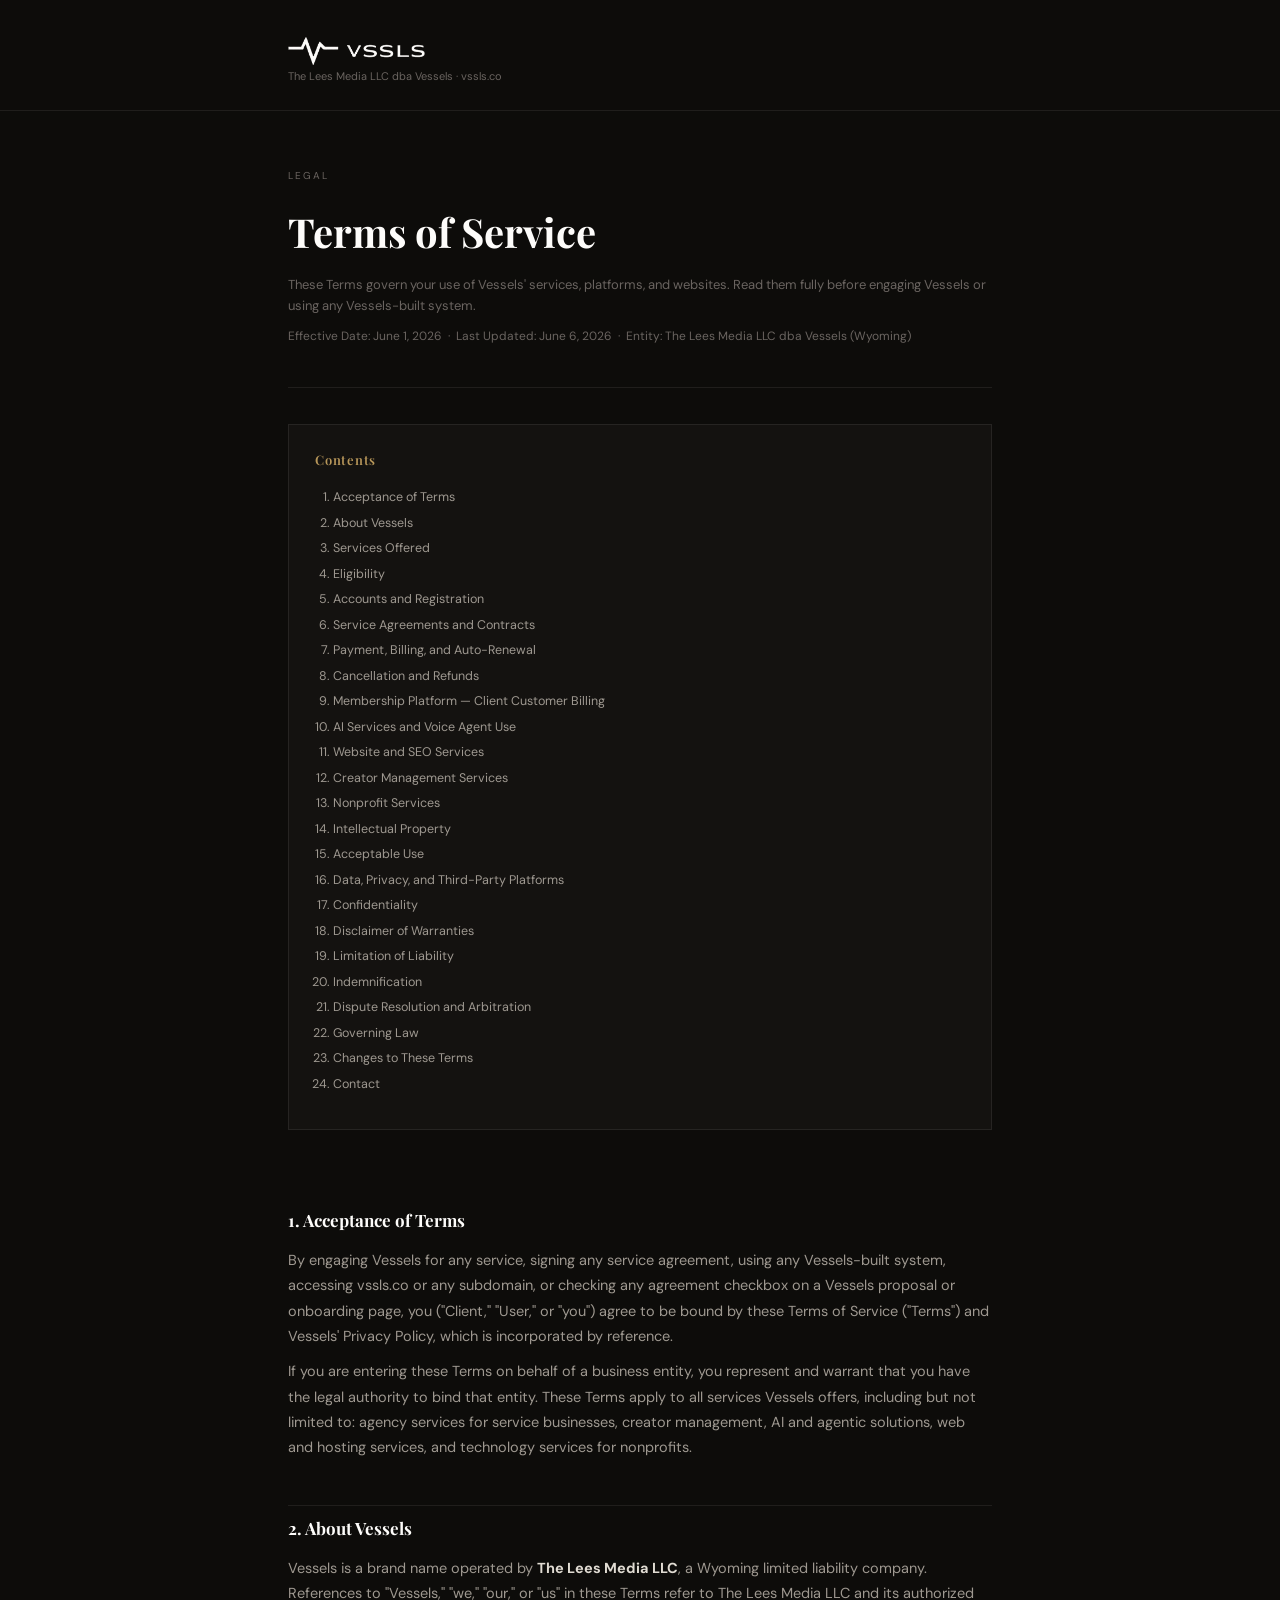
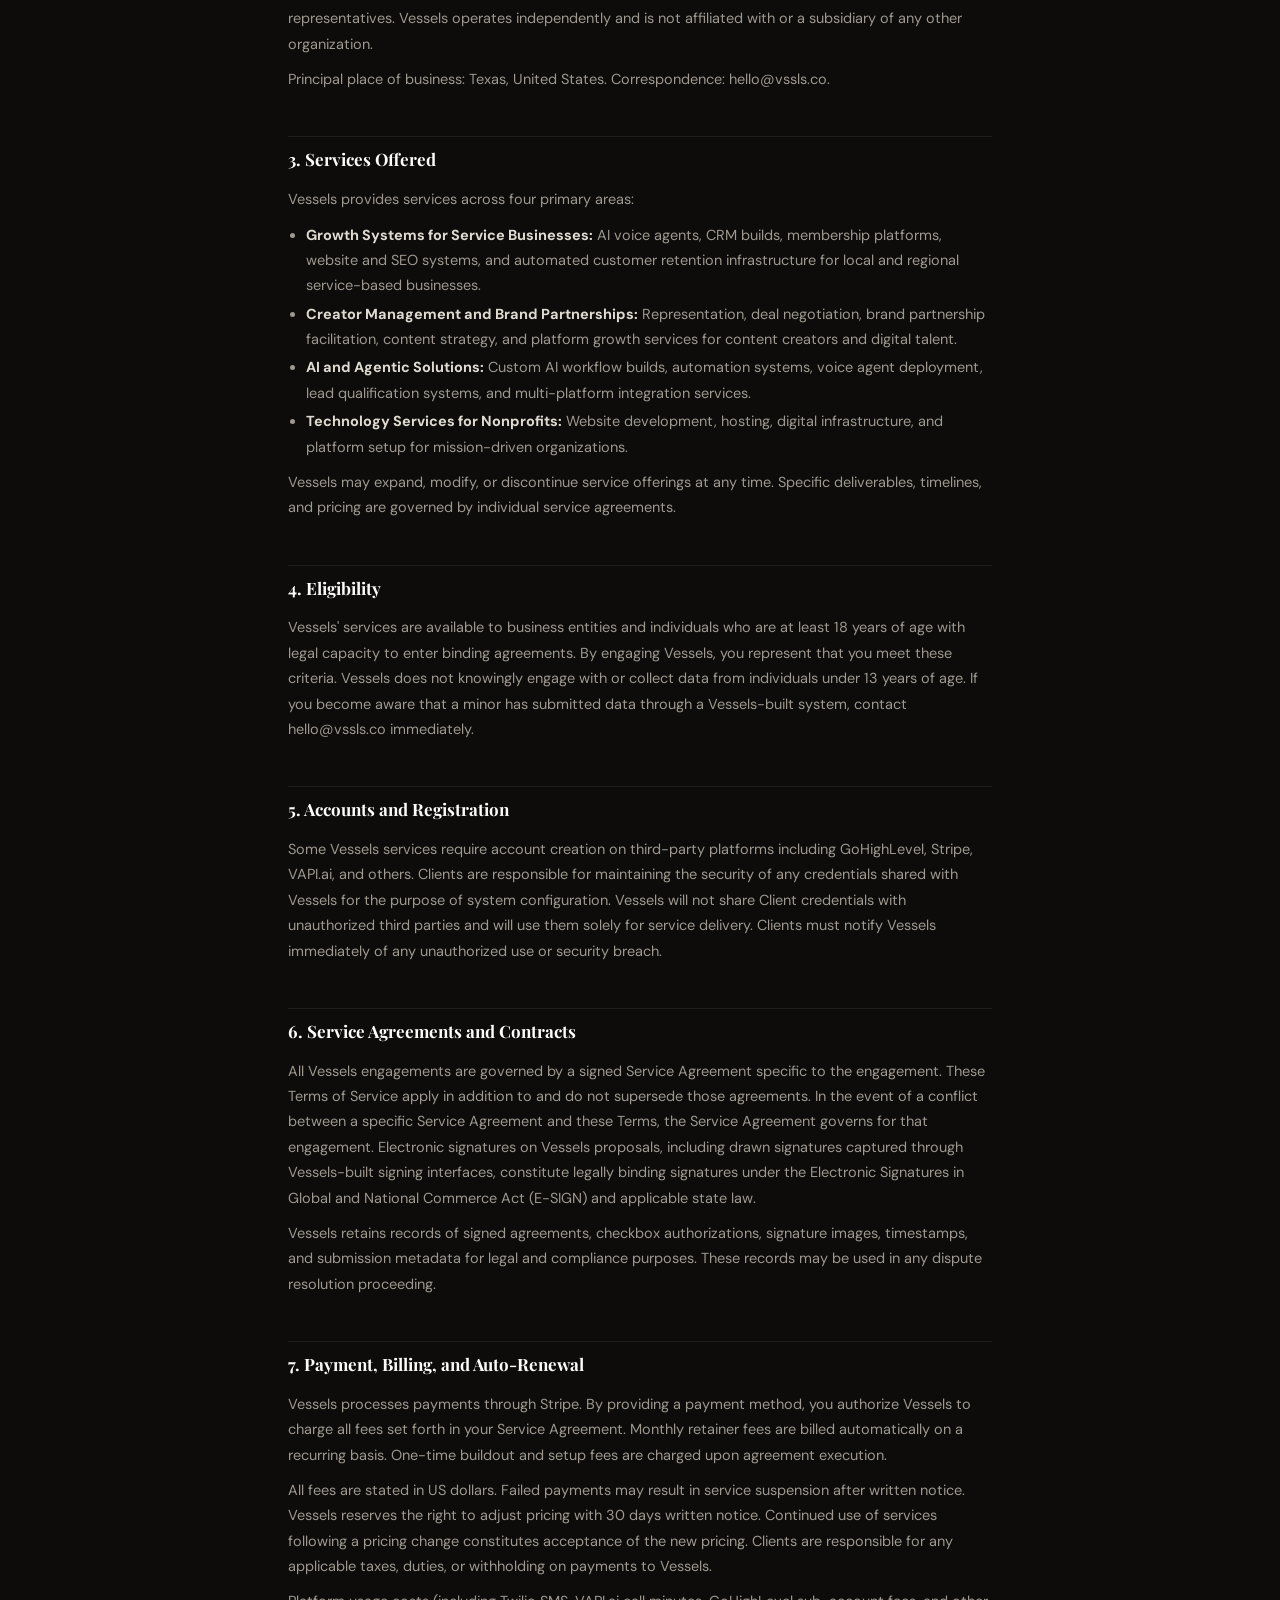
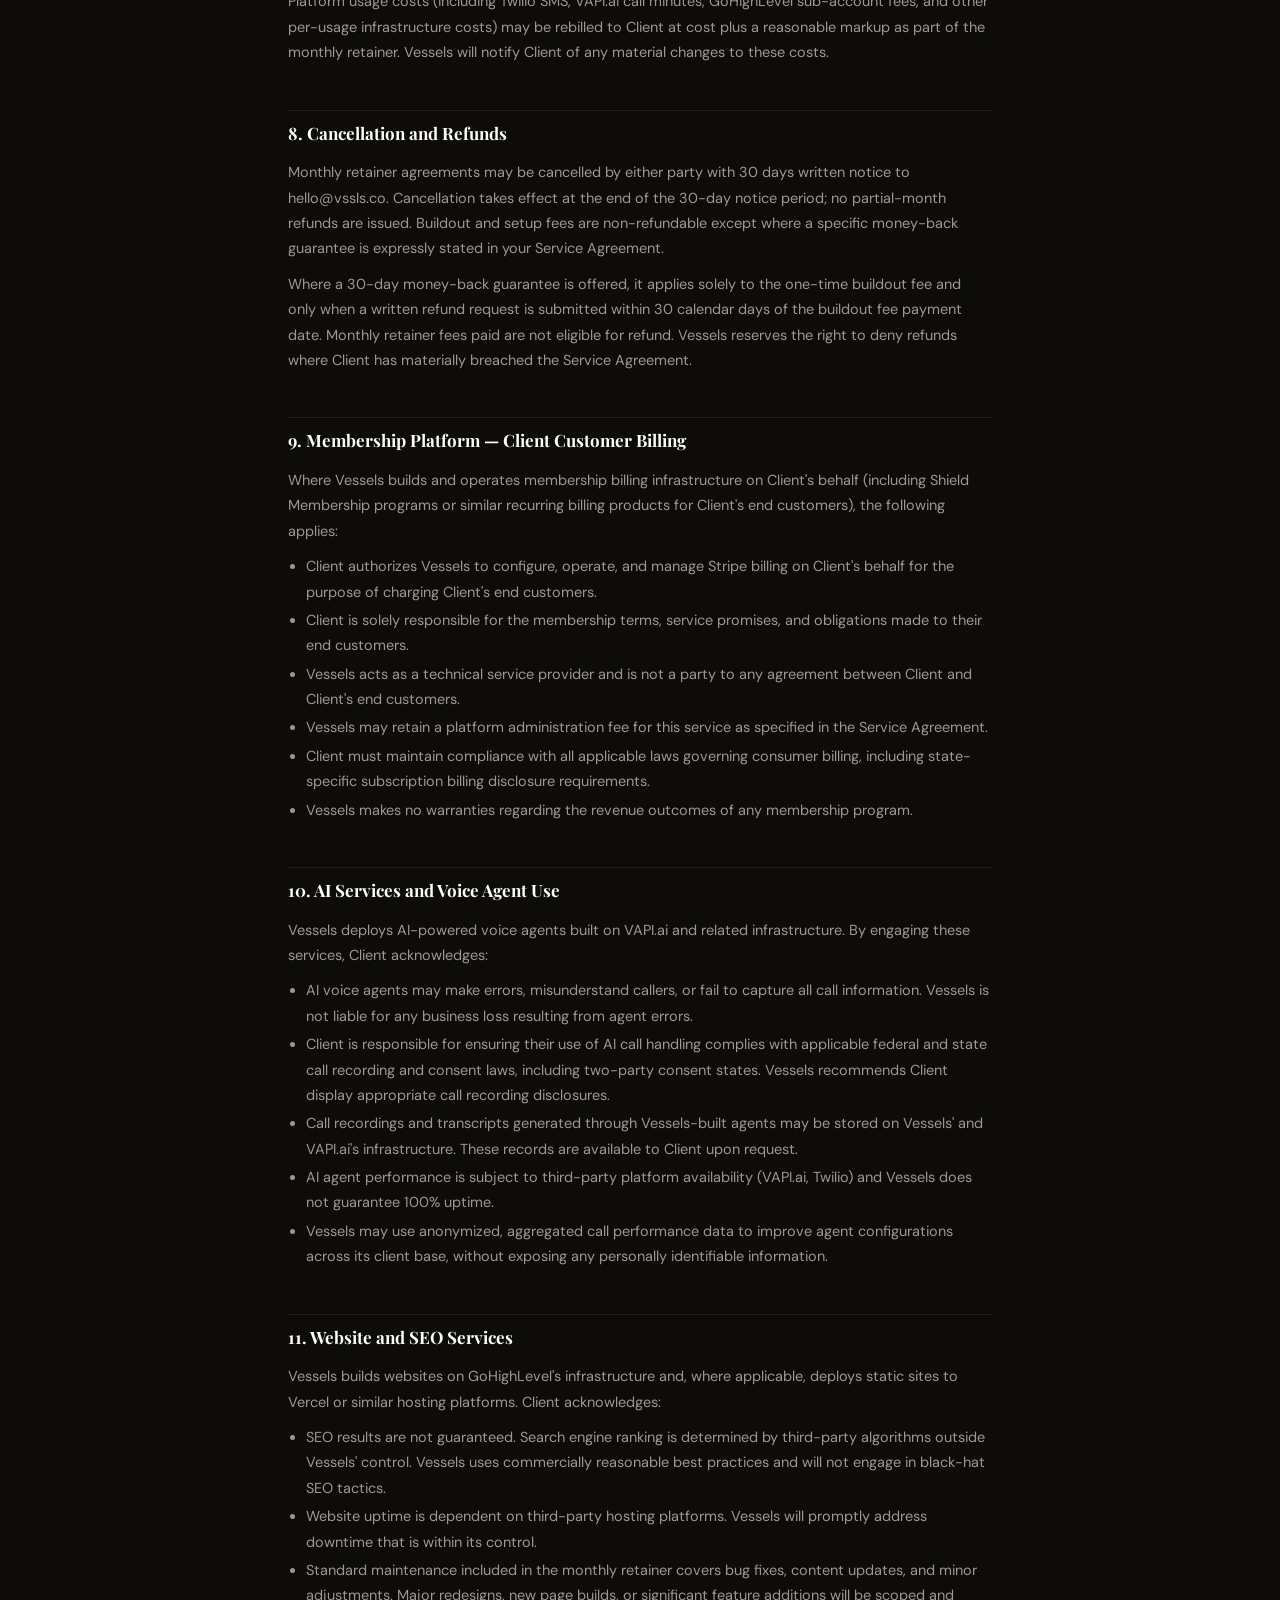
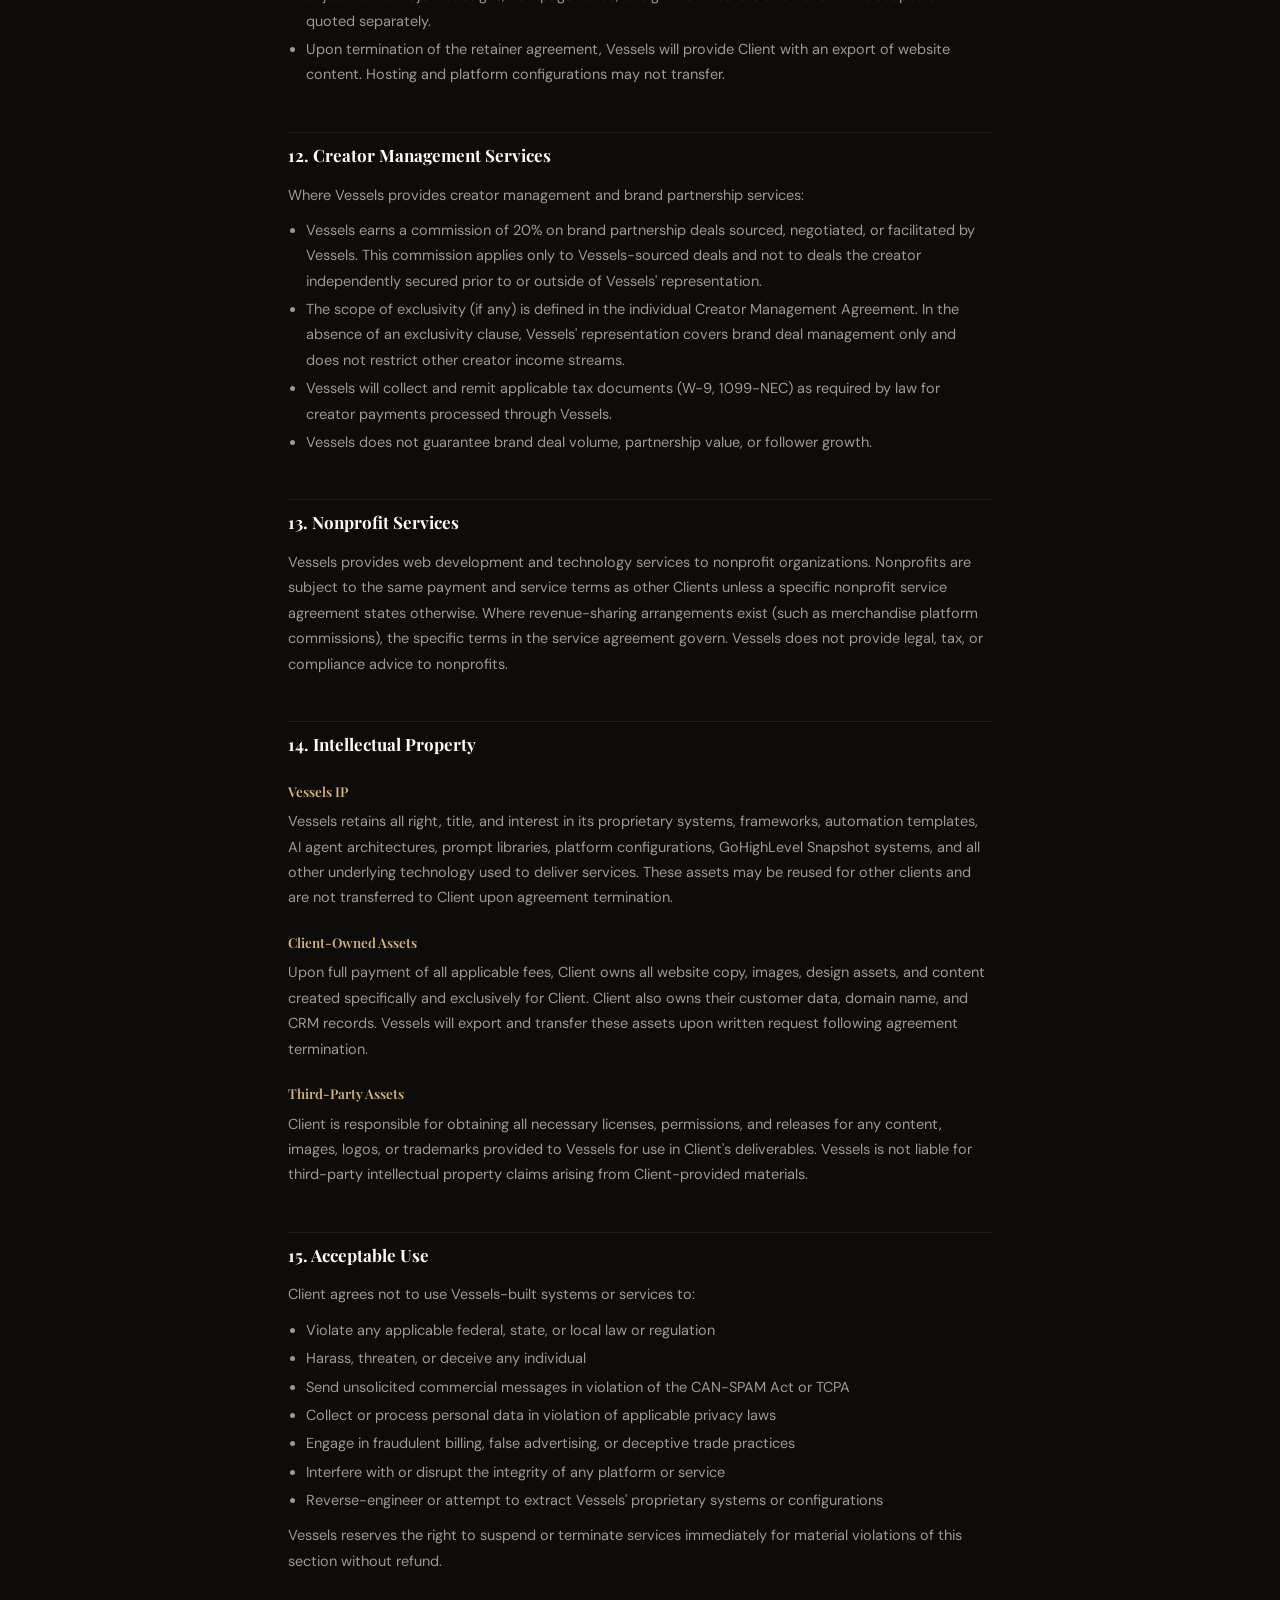
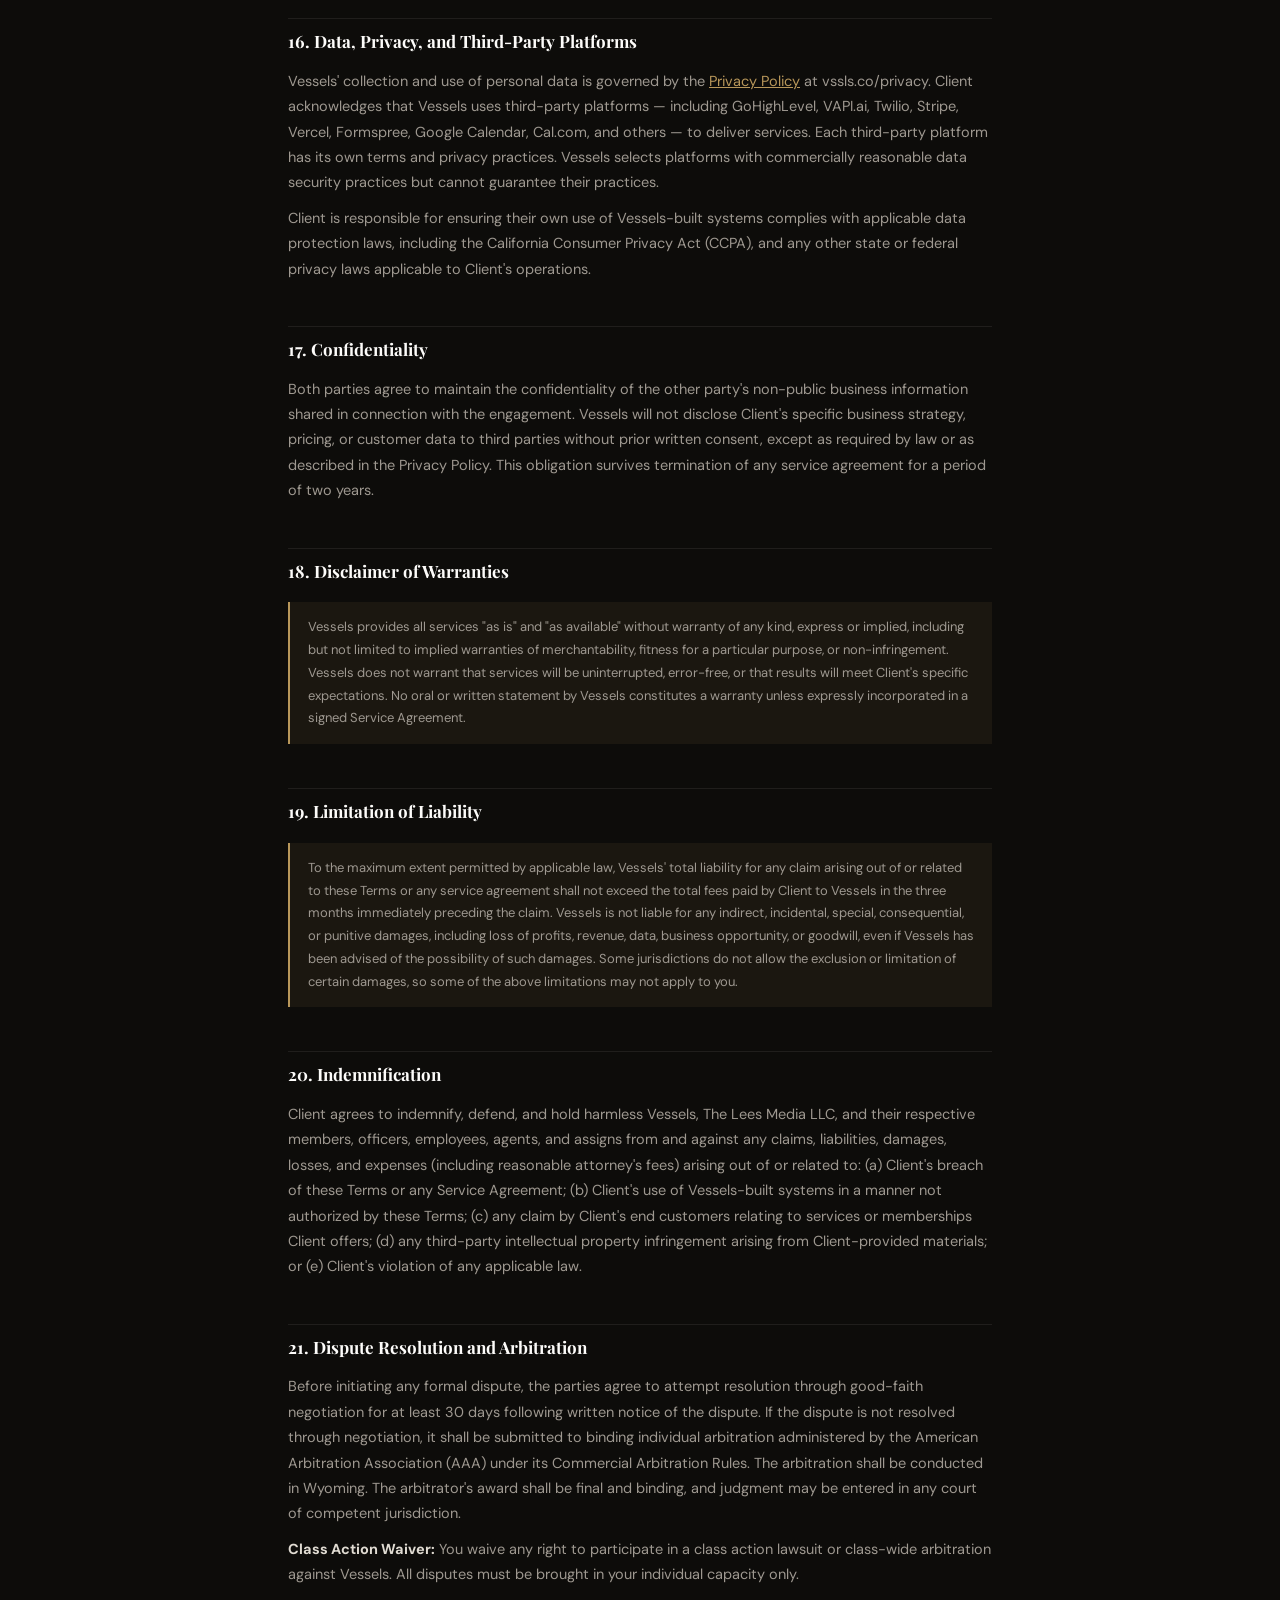
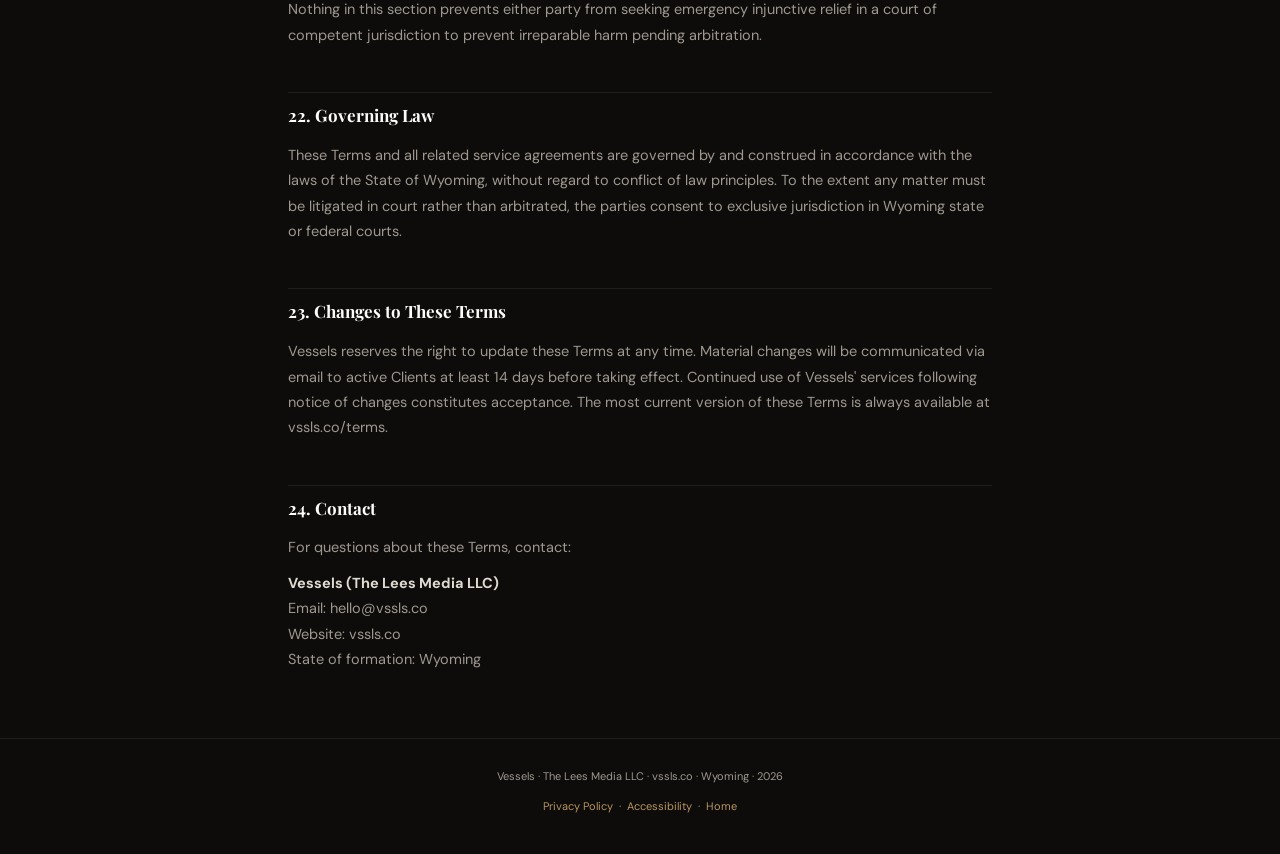
<file: terms.html>
<!DOCTYPE html>
<html lang="en">
<head>
<meta charset="UTF-8"/>
<meta name="viewport" content="width=device-width, initial-scale=1.0"/>
<title>Terms of Service · Vessels</title>

  <link rel="icon" href="/favicon.ico" sizes="any" />
  <link rel="icon" type="image/png" sizes="32x32" href="/assets/brand/favicon-32.png" />
  <link rel="icon" type="image/png" sizes="16x16" href="/assets/brand/favicon-16.png" />
  <link rel="apple-touch-icon" href="/assets/brand/apple-touch-icon.png" />
  <meta name="theme-color" content="#F5F0E8" />

  <link rel="canonical" href="https://vssls.co/terms" />
  <meta property="og:type" content="website" />
  <meta property="og:site_name" content="Vessels" />
  <meta property="og:title" content="Terms of Service — Vessels" />
  <meta property="og:description" content="The terms governing use of Vessels services." />
  <meta property="og:url" content="https://vssls.co/terms" />
  <meta property="og:image" content="https://vssls.co/assets/og/og-home.jpg" />
  <meta property="og:image:width" content="1200" />
  <meta property="og:image:height" content="630" />
  <meta property="og:image:alt" content="Terms of Service — Vessels" />
  <meta name="twitter:card" content="summary_large_image" />
  <meta name="twitter:title" content="Terms of Service — Vessels" />
  <meta name="twitter:description" content="The terms governing use of Vessels services." />
  <meta name="twitter:image" content="https://vssls.co/assets/og/og-home.jpg" />
<link rel="preconnect" href="https://fonts.googleapis.com"/>
<link rel="preconnect" href="https://fonts.gstatic.com" crossorigin/>
<link href="https://fonts.googleapis.com/css2?family=Playfair+Display:ital,wght@0,400;0,600;0,700;1,400&family=DM+Sans:opsz,wght@9..40,300;9..40,400;9..40,500&display=swap" rel="stylesheet"/>
  <link rel="stylesheet" href="/assets/brand.css" />
<style>
:root{
  --bg:#0D0C0A;--panel:#141210;--border:rgba(245,240,232,0.08);--border2:rgba(245,240,232,0.12);
  --gold:#B8975A;--gold-light:#D4B478;--gold-pale:rgba(184,151,90,0.08);
  --white:#FDFCFA;--text:#E0DBD2;--text2:#9E9890;--text3:#6A6460;
  --font-d:'Playfair Display',Georgia,serif;--font-b:'DM Sans',system-ui,sans-serif;
}
*,*::before,*::after{box-sizing:border-box;margin:0;padding:0;}
html{scroll-behavior:smooth;}
body{background:var(--bg);color:var(--text);font-family:var(--font-b);font-size:14.5px;line-height:1.75;-webkit-font-smoothing:antialiased;}
.wrap{max-width:760px;margin:0 auto;padding:0 28px;}
header{padding:24px 0;border-bottom:1px solid var(--border);}
.logo{font-family:var(--font-d);font-size:1.3rem;font-weight:600;color:var(--white);}
.logo span{color:var(--gold);}
.logo a{text-decoration:none;color:inherit;}
.hero-legal{padding:56px 0 40px;border-bottom:1px solid var(--border);}
.doc-type{font-size:10px;letter-spacing:0.2em;text-transform:uppercase;color:var(--text3);margin-bottom:12px;display:block;}
.hero-legal h1{font-family:var(--font-d);font-size:clamp(28px,4vw,40px);font-weight:700;color:var(--white);margin-bottom:8px;}
.hero-legal p{font-size:13px;color:var(--text3);line-height:1.6;}
.effective{margin-top:6px;font-size:12px;color:var(--text3);}
.toc{background:var(--panel);border:1px solid var(--border);padding:24px 26px;margin:36px 0;}
.toc h3{font-family:var(--font-d);font-size:13px;font-weight:600;color:var(--gold);margin-bottom:14px;letter-spacing:0.06em;}
.toc ol{padding-left:18px;}
.toc ol li{font-size:12.5px;color:var(--text2);line-height:1.8;}
.toc ol li a{color:var(--text2);text-decoration:none;}
.toc ol li a:hover{color:var(--gold);}
.doc-body{padding:8px 0 56px;}
h2.sec{
  font-family:var(--font-d);font-size:17px;font-weight:700;color:var(--white);
  margin:44px 0 12px;padding-top:8px;
  border-top:1px solid var(--border);
}
h2.sec:first-child{border-top:none;margin-top:24px;}
h3.sub{font-family:var(--font-d);font-size:13.5px;font-weight:600;color:var(--gold-light);margin:20px 0 6px;}
p{margin-bottom:10px;color:var(--text2);}
ul,ol{padding-left:18px;margin-bottom:10px;}
ul li,ol li{color:var(--text2);line-height:1.75;margin-bottom:3px;}
strong{color:var(--text);}
a{color:var(--gold);}
.callout{background:var(--gold-pale);border-left:2px solid var(--gold);padding:14px 18px;margin:16px 0;}
.callout p{color:var(--text2);margin-bottom:0;font-size:13px;}
footer.site-footer{border-top:1px solid var(--border);padding:28px 0;text-align:center;color:var(--text3);font-size:11px;}
footer.site-footer a{color:var(--gold);text-decoration:none;}
</style>
</head>
<body>
<header>
  <div class="wrap">
    <div class="logo"><a href="/"><span class="brand-lockup brand-lockup--light" role="img" aria-label="VSSLS"></span></a></div>
    <div style="font-size:11px;color:var(--text3);margin-top:2px;">The Lees Media LLC dba Vessels · vssls.co</div>
  </div>
</header>

<div class="wrap">
  <div class="hero-legal">
    <span class="doc-type">Legal</span>
    <h1>Terms of Service</h1>
    <p>These Terms govern your use of Vessels' services, platforms, and websites. Read them fully before engaging Vessels or using any Vessels-built system.</p>
    <div class="effective">Effective Date: June 1, 2026 &nbsp;·&nbsp; Last Updated: June 6, 2026 &nbsp;·&nbsp; Entity: The Lees Media LLC dba Vessels (Wyoming)</div>
  </div>

  <div class="toc">
    <h3>Contents</h3>
    <ol>
      <li><a href="#s1">Acceptance of Terms</a></li>
      <li><a href="#s2">About Vessels</a></li>
      <li><a href="#s3">Services Offered</a></li>
      <li><a href="#s4">Eligibility</a></li>
      <li><a href="#s5">Accounts and Registration</a></li>
      <li><a href="#s6">Service Agreements and Contracts</a></li>
      <li><a href="#s7">Payment, Billing, and Auto-Renewal</a></li>
      <li><a href="#s8">Cancellation and Refunds</a></li>
      <li><a href="#s9">Membership Platform — Client Customer Billing</a></li>
      <li><a href="#s10">AI Services and Voice Agent Use</a></li>
      <li><a href="#s11">Website and SEO Services</a></li>
      <li><a href="#s12">Creator Management Services</a></li>
      <li><a href="#s13">Nonprofit Services</a></li>
      <li><a href="#s14">Intellectual Property</a></li>
      <li><a href="#s15">Acceptable Use</a></li>
      <li><a href="#s16">Data, Privacy, and Third-Party Platforms</a></li>
      <li><a href="#s17">Confidentiality</a></li>
      <li><a href="#s18">Disclaimer of Warranties</a></li>
      <li><a href="#s19">Limitation of Liability</a></li>
      <li><a href="#s20">Indemnification</a></li>
      <li><a href="#s21">Dispute Resolution and Arbitration</a></li>
      <li><a href="#s22">Governing Law</a></li>
      <li><a href="#s23">Changes to These Terms</a></li>
      <li><a href="#s24">Contact</a></li>
    </ol>
  </div>

  <div class="doc-body">

    <h2 class="sec" id="s1">1. Acceptance of Terms</h2>
    <p>By engaging Vessels for any service, signing any service agreement, using any Vessels-built system, accessing vssls.co or any subdomain, or checking any agreement checkbox on a Vessels proposal or onboarding page, you ("Client," "User," or "you") agree to be bound by these Terms of Service ("Terms") and Vessels' Privacy Policy, which is incorporated by reference.</p>
    <p>If you are entering these Terms on behalf of a business entity, you represent and warrant that you have the legal authority to bind that entity. These Terms apply to all services Vessels offers, including but not limited to: agency services for service businesses, creator management, AI and agentic solutions, web and hosting services, and technology services for nonprofits.</p>

    <h2 class="sec" id="s2">2. About Vessels</h2>
    <p>Vessels is a brand name operated by <strong>The Lees Media LLC</strong>, a Wyoming limited liability company. References to "Vessels," "we," "our," or "us" in these Terms refer to The Lees Media LLC and its authorized representatives. Vessels operates independently and is not affiliated with or a subsidiary of any other organization.</p>
    <p>Principal place of business: Texas, United States. Correspondence: hello@vssls.co.</p>

    <h2 class="sec" id="s3">3. Services Offered</h2>
    <p>Vessels provides services across four primary areas:</p>
    <ul>
      <li><strong>Growth Systems for Service Businesses:</strong> AI voice agents, CRM builds, membership platforms, website and SEO systems, and automated customer retention infrastructure for local and regional service-based businesses.</li>
      <li><strong>Creator Management and Brand Partnerships:</strong> Representation, deal negotiation, brand partnership facilitation, content strategy, and platform growth services for content creators and digital talent.</li>
      <li><strong>AI and Agentic Solutions:</strong> Custom AI workflow builds, automation systems, voice agent deployment, lead qualification systems, and multi-platform integration services.</li>
      <li><strong>Technology Services for Nonprofits:</strong> Website development, hosting, digital infrastructure, and platform setup for mission-driven organizations.</li>
    </ul>
    <p>Vessels may expand, modify, or discontinue service offerings at any time. Specific deliverables, timelines, and pricing are governed by individual service agreements.</p>

    <h2 class="sec" id="s4">4. Eligibility</h2>
    <p>Vessels' services are available to business entities and individuals who are at least 18 years of age with legal capacity to enter binding agreements. By engaging Vessels, you represent that you meet these criteria. Vessels does not knowingly engage with or collect data from individuals under 13 years of age. If you become aware that a minor has submitted data through a Vessels-built system, contact hello@vssls.co immediately.</p>

    <h2 class="sec" id="s5">5. Accounts and Registration</h2>
    <p>Some Vessels services require account creation on third-party platforms including GoHighLevel, Stripe, VAPI.ai, and others. Clients are responsible for maintaining the security of any credentials shared with Vessels for the purpose of system configuration. Vessels will not share Client credentials with unauthorized third parties and will use them solely for service delivery. Clients must notify Vessels immediately of any unauthorized use or security breach.</p>

    <h2 class="sec" id="s6">6. Service Agreements and Contracts</h2>
    <p>All Vessels engagements are governed by a signed Service Agreement specific to the engagement. These Terms of Service apply in addition to and do not supersede those agreements. In the event of a conflict between a specific Service Agreement and these Terms, the Service Agreement governs for that engagement. Electronic signatures on Vessels proposals, including drawn signatures captured through Vessels-built signing interfaces, constitute legally binding signatures under the Electronic Signatures in Global and National Commerce Act (E-SIGN) and applicable state law.</p>
    <p>Vessels retains records of signed agreements, checkbox authorizations, signature images, timestamps, and submission metadata for legal and compliance purposes. These records may be used in any dispute resolution proceeding.</p>

    <h2 class="sec" id="s7">7. Payment, Billing, and Auto-Renewal</h2>
    <p>Vessels processes payments through Stripe. By providing a payment method, you authorize Vessels to charge all fees set forth in your Service Agreement. Monthly retainer fees are billed automatically on a recurring basis. One-time buildout and setup fees are charged upon agreement execution.</p>
    <p>All fees are stated in US dollars. Failed payments may result in service suspension after written notice. Vessels reserves the right to adjust pricing with 30 days written notice. Continued use of services following a pricing change constitutes acceptance of the new pricing. Clients are responsible for any applicable taxes, duties, or withholding on payments to Vessels.</p>
    <p>Platform usage costs (including Twilio SMS, VAPI.ai call minutes, GoHighLevel sub-account fees, and other per-usage infrastructure costs) may be rebilled to Client at cost plus a reasonable markup as part of the monthly retainer. Vessels will notify Client of any material changes to these costs.</p>

    <h2 class="sec" id="s8">8. Cancellation and Refunds</h2>
    <p>Monthly retainer agreements may be cancelled by either party with 30 days written notice to hello@vssls.co. Cancellation takes effect at the end of the 30-day notice period; no partial-month refunds are issued. Buildout and setup fees are non-refundable except where a specific money-back guarantee is expressly stated in your Service Agreement.</p>
    <p>Where a 30-day money-back guarantee is offered, it applies solely to the one-time buildout fee and only when a written refund request is submitted within 30 calendar days of the buildout fee payment date. Monthly retainer fees paid are not eligible for refund. Vessels reserves the right to deny refunds where Client has materially breached the Service Agreement.</p>

    <h2 class="sec" id="s9">9. Membership Platform — Client Customer Billing</h2>
    <p>Where Vessels builds and operates membership billing infrastructure on Client's behalf (including Shield Membership programs or similar recurring billing products for Client's end customers), the following applies:</p>
    <ul>
      <li>Client authorizes Vessels to configure, operate, and manage Stripe billing on Client's behalf for the purpose of charging Client's end customers.</li>
      <li>Client is solely responsible for the membership terms, service promises, and obligations made to their end customers.</li>
      <li>Vessels acts as a technical service provider and is not a party to any agreement between Client and Client's end customers.</li>
      <li>Vessels may retain a platform administration fee for this service as specified in the Service Agreement.</li>
      <li>Client must maintain compliance with all applicable laws governing consumer billing, including state-specific subscription billing disclosure requirements.</li>
      <li>Vessels makes no warranties regarding the revenue outcomes of any membership program.</li>
    </ul>

    <h2 class="sec" id="s10">10. AI Services and Voice Agent Use</h2>
    <p>Vessels deploys AI-powered voice agents built on VAPI.ai and related infrastructure. By engaging these services, Client acknowledges:</p>
    <ul>
      <li>AI voice agents may make errors, misunderstand callers, or fail to capture all call information. Vessels is not liable for any business loss resulting from agent errors.</li>
      <li>Client is responsible for ensuring their use of AI call handling complies with applicable federal and state call recording and consent laws, including two-party consent states. Vessels recommends Client display appropriate call recording disclosures.</li>
      <li>Call recordings and transcripts generated through Vessels-built agents may be stored on Vessels' and VAPI.ai's infrastructure. These records are available to Client upon request.</li>
      <li>AI agent performance is subject to third-party platform availability (VAPI.ai, Twilio) and Vessels does not guarantee 100% uptime.</li>
      <li>Vessels may use anonymized, aggregated call performance data to improve agent configurations across its client base, without exposing any personally identifiable information.</li>
    </ul>

    <h2 class="sec" id="s11">11. Website and SEO Services</h2>
    <p>Vessels builds websites on GoHighLevel's infrastructure and, where applicable, deploys static sites to Vercel or similar hosting platforms. Client acknowledges:</p>
    <ul>
      <li>SEO results are not guaranteed. Search engine ranking is determined by third-party algorithms outside Vessels' control. Vessels uses commercially reasonable best practices and will not engage in black-hat SEO tactics.</li>
      <li>Website uptime is dependent on third-party hosting platforms. Vessels will promptly address downtime that is within its control.</li>
      <li>Standard maintenance included in the monthly retainer covers bug fixes, content updates, and minor adjustments. Major redesigns, new page builds, or significant feature additions will be scoped and quoted separately.</li>
      <li>Upon termination of the retainer agreement, Vessels will provide Client with an export of website content. Hosting and platform configurations may not transfer.</li>
    </ul>

    <h2 class="sec" id="s12">12. Creator Management Services</h2>
    <p>Where Vessels provides creator management and brand partnership services:</p>
    <ul>
      <li>Vessels earns a commission of 20% on brand partnership deals sourced, negotiated, or facilitated by Vessels. This commission applies only to Vessels-sourced deals and not to deals the creator independently secured prior to or outside of Vessels' representation.</li>
      <li>The scope of exclusivity (if any) is defined in the individual Creator Management Agreement. In the absence of an exclusivity clause, Vessels' representation covers brand deal management only and does not restrict other creator income streams.</li>
      <li>Vessels will collect and remit applicable tax documents (W-9, 1099-NEC) as required by law for creator payments processed through Vessels.</li>
      <li>Vessels does not guarantee brand deal volume, partnership value, or follower growth.</li>
    </ul>

    <h2 class="sec" id="s13">13. Nonprofit Services</h2>
    <p>Vessels provides web development and technology services to nonprofit organizations. Nonprofits are subject to the same payment and service terms as other Clients unless a specific nonprofit service agreement states otherwise. Where revenue-sharing arrangements exist (such as merchandise platform commissions), the specific terms in the service agreement govern. Vessels does not provide legal, tax, or compliance advice to nonprofits.</p>

    <h2 class="sec" id="s14">14. Intellectual Property</h2>
    <h3 class="sub">Vessels IP</h3>
    <p>Vessels retains all right, title, and interest in its proprietary systems, frameworks, automation templates, AI agent architectures, prompt libraries, platform configurations, GoHighLevel Snapshot systems, and all other underlying technology used to deliver services. These assets may be reused for other clients and are not transferred to Client upon agreement termination.</p>
    <h3 class="sub">Client-Owned Assets</h3>
    <p>Upon full payment of all applicable fees, Client owns all website copy, images, design assets, and content created specifically and exclusively for Client. Client also owns their customer data, domain name, and CRM records. Vessels will export and transfer these assets upon written request following agreement termination.</p>
    <h3 class="sub">Third-Party Assets</h3>
    <p>Client is responsible for obtaining all necessary licenses, permissions, and releases for any content, images, logos, or trademarks provided to Vessels for use in Client's deliverables. Vessels is not liable for third-party intellectual property claims arising from Client-provided materials.</p>

    <h2 class="sec" id="s15">15. Acceptable Use</h2>
    <p>Client agrees not to use Vessels-built systems or services to:</p>
    <ul>
      <li>Violate any applicable federal, state, or local law or regulation</li>
      <li>Harass, threaten, or deceive any individual</li>
      <li>Send unsolicited commercial messages in violation of the CAN-SPAM Act or TCPA</li>
      <li>Collect or process personal data in violation of applicable privacy laws</li>
      <li>Engage in fraudulent billing, false advertising, or deceptive trade practices</li>
      <li>Interfere with or disrupt the integrity of any platform or service</li>
      <li>Reverse-engineer or attempt to extract Vessels' proprietary systems or configurations</li>
    </ul>
    <p>Vessels reserves the right to suspend or terminate services immediately for material violations of this section without refund.</p>

    <h2 class="sec" id="s16">16. Data, Privacy, and Third-Party Platforms</h2>
    <p>Vessels' collection and use of personal data is governed by the <a href="/privacy">Privacy Policy</a> at vssls.co/privacy. Client acknowledges that Vessels uses third-party platforms — including GoHighLevel, VAPI.ai, Twilio, Stripe, Vercel, Formspree, Google Calendar, Cal.com, and others — to deliver services. Each third-party platform has its own terms and privacy practices. Vessels selects platforms with commercially reasonable data security practices but cannot guarantee their practices.</p>
    <p>Client is responsible for ensuring their own use of Vessels-built systems complies with applicable data protection laws, including the California Consumer Privacy Act (CCPA), and any other state or federal privacy laws applicable to Client's operations.</p>

    <h2 class="sec" id="s17">17. Confidentiality</h2>
    <p>Both parties agree to maintain the confidentiality of the other party's non-public business information shared in connection with the engagement. Vessels will not disclose Client's specific business strategy, pricing, or customer data to third parties without prior written consent, except as required by law or as described in the Privacy Policy. This obligation survives termination of any service agreement for a period of two years.</p>

    <h2 class="sec" id="s18">18. Disclaimer of Warranties</h2>
    <div class="callout"><p>Vessels provides all services "as is" and "as available" without warranty of any kind, express or implied, including but not limited to implied warranties of merchantability, fitness for a particular purpose, or non-infringement. Vessels does not warrant that services will be uninterrupted, error-free, or that results will meet Client's specific expectations. No oral or written statement by Vessels constitutes a warranty unless expressly incorporated in a signed Service Agreement.</p></div>

    <h2 class="sec" id="s19">19. Limitation of Liability</h2>
    <div class="callout"><p>To the maximum extent permitted by applicable law, Vessels' total liability for any claim arising out of or related to these Terms or any service agreement shall not exceed the total fees paid by Client to Vessels in the three months immediately preceding the claim. Vessels is not liable for any indirect, incidental, special, consequential, or punitive damages, including loss of profits, revenue, data, business opportunity, or goodwill, even if Vessels has been advised of the possibility of such damages. Some jurisdictions do not allow the exclusion or limitation of certain damages, so some of the above limitations may not apply to you.</p></div>

    <h2 class="sec" id="s20">20. Indemnification</h2>
    <p>Client agrees to indemnify, defend, and hold harmless Vessels, The Lees Media LLC, and their respective members, officers, employees, agents, and assigns from and against any claims, liabilities, damages, losses, and expenses (including reasonable attorney's fees) arising out of or related to: (a) Client's breach of these Terms or any Service Agreement; (b) Client's use of Vessels-built systems in a manner not authorized by these Terms; (c) any claim by Client's end customers relating to services or memberships Client offers; (d) any third-party intellectual property infringement arising from Client-provided materials; or (e) Client's violation of any applicable law.</p>

    <h2 class="sec" id="s21">21. Dispute Resolution and Arbitration</h2>
    <p>Before initiating any formal dispute, the parties agree to attempt resolution through good-faith negotiation for at least 30 days following written notice of the dispute. If the dispute is not resolved through negotiation, it shall be submitted to binding individual arbitration administered by the American Arbitration Association (AAA) under its Commercial Arbitration Rules. The arbitration shall be conducted in Wyoming. The arbitrator's award shall be final and binding, and judgment may be entered in any court of competent jurisdiction.</p>
    <p><strong>Class Action Waiver:</strong> You waive any right to participate in a class action lawsuit or class-wide arbitration against Vessels. All disputes must be brought in your individual capacity only.</p>
    <p>Nothing in this section prevents either party from seeking emergency injunctive relief in a court of competent jurisdiction to prevent irreparable harm pending arbitration.</p>

    <h2 class="sec" id="s22">22. Governing Law</h2>
    <p>These Terms and all related service agreements are governed by and construed in accordance with the laws of the State of Wyoming, without regard to conflict of law principles. To the extent any matter must be litigated in court rather than arbitrated, the parties consent to exclusive jurisdiction in Wyoming state or federal courts.</p>

    <h2 class="sec" id="s23">23. Changes to These Terms</h2>
    <p>Vessels reserves the right to update these Terms at any time. Material changes will be communicated via email to active Clients at least 14 days before taking effect. Continued use of Vessels' services following notice of changes constitutes acceptance. The most current version of these Terms is always available at vssls.co/terms.</p>

    <h2 class="sec" id="s24">24. Contact</h2>
    <p>For questions about these Terms, contact:</p>
    <p><strong>Vessels (The Lees Media LLC)</strong><br>Email: hello@vssls.co<br>Website: vssls.co<br>State of formation: Wyoming</p>

  </div>
</div>

<footer class="site-footer">
  <div class="wrap">
    <p>Vessels · The Lees Media LLC · vssls.co · Wyoming · 2026</p>
    <p style="margin-top:6px"><a href="/privacy">Privacy Policy</a> &nbsp;·&nbsp; <a href="/accessibility">Accessibility</a> &nbsp;·&nbsp; <a href="/">Home</a></p>
  </div>
</footer>
</body>
</html>
</file>
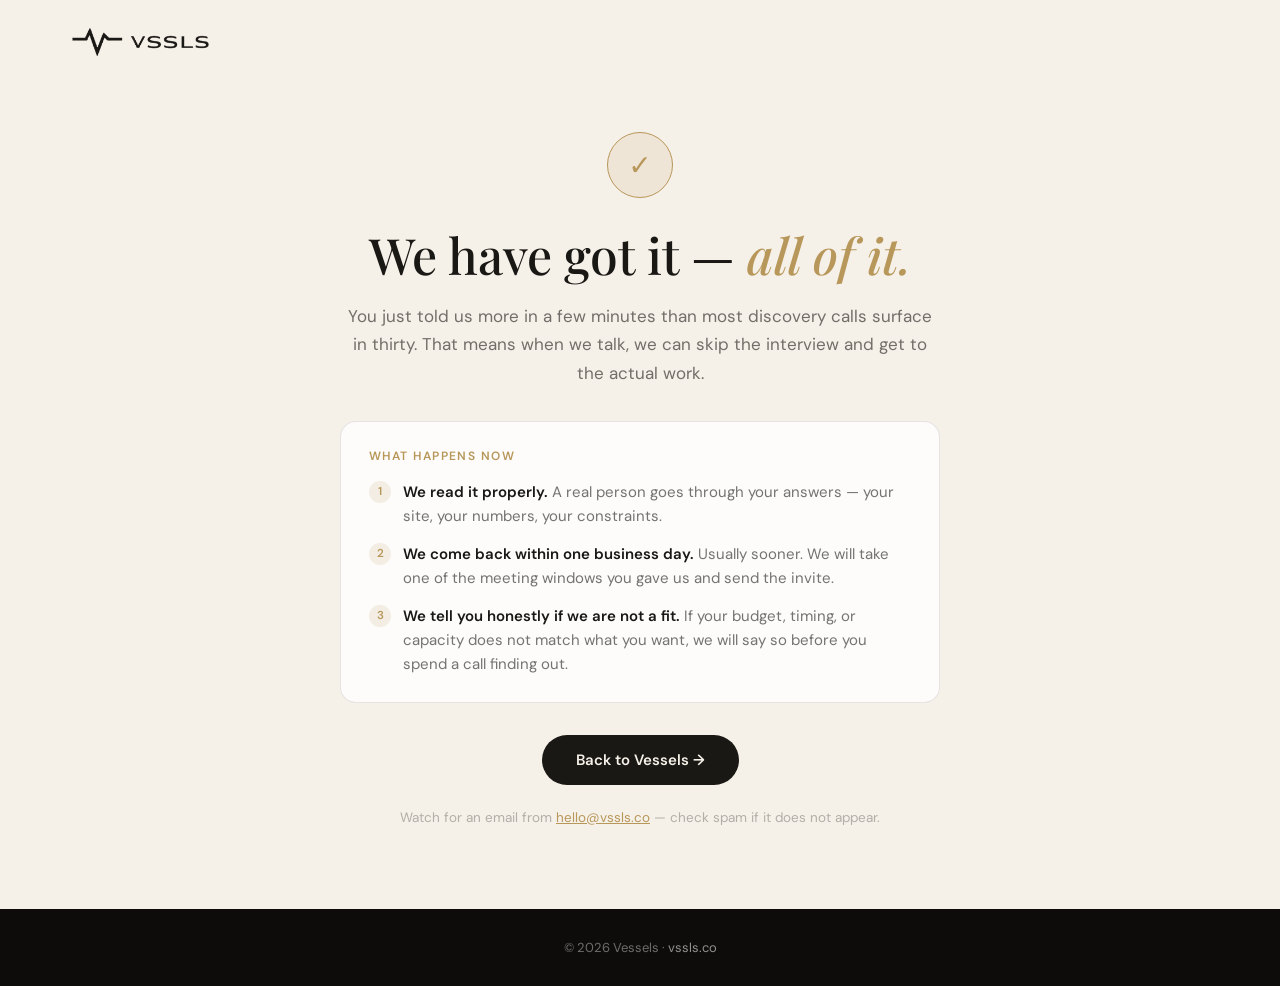
<file: thanks.html>
<!DOCTYPE html>
<html lang="en">
<head>
  <meta charset="UTF-8" />
  <meta name="viewport" content="width=device-width, initial-scale=1.0" />
  <title>Thank You — Vessels</title>

  <link rel="icon" href="/favicon.ico" sizes="any" />
  <link rel="icon" type="image/png" sizes="32x32" href="/assets/brand/favicon-32.png" />
  <link rel="icon" type="image/png" sizes="16x16" href="/assets/brand/favicon-16.png" />
  <link rel="apple-touch-icon" href="/assets/brand/apple-touch-icon.png" />
  <meta name="theme-color" content="#F5F0E8" />

  <link rel="canonical" href="https://vssls.co/thanks" />
  <meta property="og:type" content="website" />
  <meta property="og:site_name" content="Vessels" />
  <meta property="og:title" content="Thank You — Vessels" />
  <meta property="og:description" content="We received your inquiry." />
  <meta property="og:url" content="https://vssls.co/thanks" />
  <meta property="og:image" content="https://vssls.co/assets/og/og-home.jpg" />
  <meta property="og:image:width" content="1200" />
  <meta property="og:image:height" content="630" />
  <meta property="og:image:alt" content="Thank You — Vessels" />
  <meta name="twitter:card" content="summary_large_image" />
  <meta name="twitter:title" content="Thank You — Vessels" />
  <meta name="twitter:description" content="We received your inquiry." />
  <meta name="twitter:image" content="https://vssls.co/assets/og/og-home.jpg" />
  <meta name="description" content="We received your inquiry. We'll be in touch within one business day." />
  <meta name="robots" content="noindex" />

  <link rel="preconnect" href="https://fonts.googleapis.com" />
  <link rel="preconnect" href="https://fonts.gstatic.com" crossorigin />
  <link href="https://fonts.googleapis.com/css2?family=Playfair+Display:wght@400;500;600&family=DM+Sans:wght@300;400;500;600&display=swap" rel="stylesheet" />
  <link rel="stylesheet" href="/assets/brand.css" />

  <style>
    :root {
      --cream: #F5F0E8; --charcoal: #1A1814; --charcoal-60: rgba(26,24,20,0.6);
      --charcoal-30: rgba(26,24,20,0.3); --gold: #B8975A; --gold-light: #D4B478;
      --white: #FDFCFA; --black: #0D0C0A;
      --font-display: 'Playfair Display', Georgia, serif;
      --font-body: 'DM Sans', system-ui, sans-serif;
    }
    * { margin: 0; padding: 0; box-sizing: border-box; }
    body {
      background: var(--cream); font-family: var(--font-body); color: var(--charcoal);
      min-height: 100vh; display: flex; flex-direction: column; -webkit-font-smoothing: antialiased;
    }
    .nav { padding: 26px 32px; max-width: 1200px; margin: 0 auto; width: 100%; }
    .nav-logo { font-family: var(--font-display); font-size: 24px; color: var(--charcoal); text-decoration: none; }
    .nav-logo span { color: var(--gold); }

    main { flex: 1; display: flex; align-items: center; justify-content: center; padding: 50px 24px 80px; }
    .card { max-width: 600px; text-align: center; }

    .mark {
      width: 66px; height: 66px; margin: 0 auto 28px; border-radius: 50%;
      background: rgba(184,151,90,.12); border: 1.5px solid var(--gold);
      display: flex; align-items: center; justify-content: center;
      font-size: 28px; color: var(--gold);
    }
    h1 { font-family: var(--font-display); font-size: clamp(34px, 5.5vw, 50px); font-weight: 500; line-height: 1.15; margin-bottom: 18px; }
    h1 em { font-style: italic; color: var(--gold); }
    .lede { font-size: 17px; line-height: 1.68; color: var(--charcoal-60); margin-bottom: 34px; }

    .next {
      background: var(--white); border: 1px solid rgba(26,24,20,.1); border-radius: 16px;
      padding: 26px 28px; text-align: left; margin-bottom: 32px;
    }
    .next h2 {
      font-size: 12px; font-weight: 600; letter-spacing: .12em; text-transform: uppercase;
      color: var(--gold); margin-bottom: 16px;
    }
    .next ol { list-style: none; counter-reset: s; }
    .next li {
      counter-increment: s; position: relative; padding-left: 34px; margin-bottom: 14px;
      font-size: 15px; line-height: 1.6; color: var(--charcoal-60);
    }
    .next li:last-child { margin-bottom: 0; }
    .next li::before {
      content: counter(s); position: absolute; left: 0; top: 1px;
      width: 22px; height: 22px; border-radius: 50%; background: rgba(184,151,90,.14);
      color: var(--gold); font-size: 11.5px; font-weight: 600;
      display: flex; align-items: center; justify-content: center;
    }
    .next strong { color: var(--charcoal); font-weight: 600; }

    .btn {
      display: inline-block; padding: 15px 34px; background: var(--charcoal); color: var(--cream);
      font-size: 15px; font-weight: 600; text-decoration: none; border-radius: 999px;
      transition: all .25s cubic-bezier(.16,1,.3,1);
    }
    .btn:hover { background: var(--gold); color: var(--white); transform: translateY(-2px); }
    .note { margin-top: 22px; font-size: 13.5px; color: var(--charcoal-30); line-height: 1.6; }
    .note a { color: var(--gold); }

    .footer { background: var(--black); color: rgba(255,255,255,.4); padding: 30px; text-align: center; font-size: 13px; }
    .footer a { color: rgba(255,255,255,.55); text-decoration: none; }
    .footer a:hover { color: var(--gold-light); }

    @media (prefers-reduced-motion: reduce) { .btn:hover { transform: none; } }
  </style>
</head>
<body>

  <nav class="nav"><a href="/" class="nav-logo"><span class="brand-lockup" role="img" aria-label="VSSLS"></span></a></nav>

  <main>
    <div class="card">
      <div class="mark">✓</div>
      <h1>We have got it — <em>all of it.</em></h1>
      <p class="lede">
        You just told us more in a few minutes than most discovery calls surface in thirty.
        That means when we talk, we can skip the interview and get to the actual work.
      </p>

      <div class="next">
        <h2>What happens now</h2>
        <ol>
          <li><strong>We read it properly.</strong> A real person goes through your answers — your site, your numbers, your constraints.</li>
          <li><strong>We come back within one business day.</strong> Usually sooner. We will take one of the meeting windows you gave us and send the invite.</li>
          <li><strong>We tell you honestly if we are not a fit.</strong> If your budget, timing, or capacity does not match what you want, we will say so before you spend a call finding out.</li>
        </ol>
      </div>

      <a href="/" class="btn">Back to Vessels →</a>

      <p class="note">
        Watch for an email from <a href="mailto:hello@vssls.co">hello@vssls.co</a> — check spam if it does not appear.
      </p>
    </div>
  </main>

  <footer class="footer">© 2026 Vessels · <a href="https://vssls.co">vssls.co</a></footer>

</body>
</html>
</file>
<file: assets/brand.css>
/* ═══════════════════════════════════════════════════════════
   VESSELS — Logo lockups
   The brand mark is VSSLS (pulse waveform + wordmark).
   "Vessels" stays the spoken/written name in body copy.

   The lockup is painted with `currentColor` through a CSS mask
   rather than shipped as a fixed-colour image. That means it
   inherits whatever colour each page already gave its logo —
   charcoal on the cream track pages, white on the dark homepage
   hero — and it keeps up with navs that change background on
   scroll (creators.html) instead of going invisible in one state.

   To revert to the old Playfair "Vessels." text wordmark:
     git checkout pre-logo-unify -- .
   ═══════════════════════════════════════════════════════════ */

/* Neutralise the type styles these containers carried when they
   held text, so they cannot distort the mark. */
.nav-logo,
.footer-logo,
header .logo a {
  font-size: 0 !important;
  letter-spacing: 0 !important;
  line-height: 0 !important;
  text-decoration: none;
}

/* ── Colour ────────────────────────────────────────────────
   Do NOT inherit. These containers used to hold
   `Vessels<span>.</span>`, and each page styles that inner span
   differently to colour the full stop — gold here, 35% white
   there. Inheriting reproduced four different footer logos
   across five pages, and on brands.html put a charcoal mark on
   a charcoal footer (invisible).

   So the lockup gets exactly two states, set explicitly.
   `!important` is deliberate: it has to beat legacy per-page
   rules like `.footer-brand .footer-logo span` (0,3,0).
   ──────────────────────────────────────────────────────── */
.brand-lockup           { color: #1A1814 !important; }  /* on cream */
.brand-lockup--light    { color: #FDFCFA !important; }  /* on charcoal */

/* Every footer on this site runs on the dark band, so light wins
   there regardless of what the page's own CSS wanted. */
.footer-logo .brand-lockup,
.footer-brand .brand-lockup { color: #FDFCFA !important; }

.brand-lockup {
  display: inline-block;
  height: 28px;
  width: 137px;              /* 489 x 100 source, kept in ratio */
  background-color: currentColor;
  -webkit-mask-image: url('/assets/brand/lockup-h.png');
          mask-image: url('/assets/brand/lockup-h.png');
  -webkit-mask-repeat: no-repeat;
          mask-repeat: no-repeat;
  -webkit-mask-position: center;
          mask-position: center;
  -webkit-mask-size: contain;
          mask-size: contain;
  vertical-align: middle;
  transition: opacity 0.25s cubic-bezier(0.16, 1, 0.3, 1);
}

/* Mark only — for tight spots. */
.brand-lockup.is-mark {
  width: 50px;
  -webkit-mask-image: url('/assets/brand/mark.png');
          mask-image: url('/assets/brand/mark.png');
}

a:hover > .brand-lockup { opacity: 0.66; }

/* Footers: slightly larger so the mark holds against the dark band. */
.footer-logo .brand-lockup { height: 34px; width: 166px; }

/* Centred footers (index, book) vs left-aligned footer-brand columns. */
.footer-logo { display: block; }
.footer-brand .nav-logo,
.footer-brand .footer-logo { display: block; text-align: left; }

/* ── Small screens ─────────────────────────────────────────
   Navs collapse to the pulse mark alone. The full lockup is
   117px wide, which on creators.html (whose nav has no mobile
   breakpoint and lays the links out inline) ran straight into
   the first link. Mark-only is the conventional responsive
   logo move and buys back ~70px. Footers keep the full lockup
   — they are stacked and have the room.
   ──────────────────────────────────────────────────────── */
@media (max-width: 700px) {
  .nav-logo .brand-lockup,
  header .logo .brand-lockup {
    height: 22px;
    width: 40px;
    -webkit-mask-image: url('/assets/brand/mark.png');
            mask-image: url('/assets/brand/mark.png');
  }
  .footer-logo .brand-lockup { height: 30px; width: 147px; }
}

/* (creators.html's mobile nav is handled in its own stylesheet —
   the inline display:flex that used to force the desktop links
   over the hamburger has been removed at source.) */

@media (prefers-reduced-motion: reduce) {
  .brand-lockup { transition: none; }
}

/* If a browser cannot do masks, fall back to the image so the
   logo never disappears entirely. */
@supports not ((-webkit-mask-image: url('')) or (mask-image: url(''))) {
  .brand-lockup {
    background-color: transparent;
    background-image: url('/assets/brand/lockup-h.png');
    background-repeat: no-repeat;
    background-position: center;
    background-size: contain;
  }
}
</file>
<file: assets/vessels-form.css>
/* ═══════════════════════════════════════════════════════════
   VESSELS — Shared Qualification Form
   Multi-step lead capture. Brand tokens: cream / charcoal / gold.
   Loaded by: brands, creators, nonprofits, ai-solutions
   ═══════════════════════════════════════════════════════════ */

.vf {
  --vf-cream:      #F5F0E8;
  --vf-cream-mid:  #F0EBE0;
  --vf-charcoal:   #1A1814;
  --vf-c60:        rgba(26, 24, 20, 0.60);
  --vf-c40:        rgba(26, 24, 20, 0.40);
  --vf-c12:        rgba(26, 24, 20, 0.12);
  --vf-c06:        rgba(26, 24, 20, 0.06);
  --vf-gold:       #B8975A;
  --vf-gold-light: #D4B478;
  --vf-gold-pale:  rgba(184, 151, 90, 0.12);
  --vf-white:      #FDFCFA;
  --vf-danger:     #B4453C;
  --vf-success:    #4A7C59;
  --vf-ease:       cubic-bezier(0.16, 1, 0.3, 1);

  max-width: 720px;
  margin: 0 auto;
  text-align: left;
  font-family: 'DM Sans', system-ui, sans-serif;
}

/* Accent overrides per track (set inline via data-accent) */
.vf[data-accent="red"]   { --vf-gold: #C4483D; --vf-gold-light: #D96054; --vf-gold-pale: rgba(196,72,61,0.12); }
.vf[data-accent="teal"]  { --vf-gold: #1B9B9B; --vf-gold-light: #22d3d3; --vf-gold-pale: rgba(34,211,211,0.12); }
.vf[data-accent="green"] { --vf-gold: #3F7A55; --vf-gold-light: #5CA173; --vf-gold-pale: rgba(63,122,85,0.12); }

/* ── Shell ── */
.vf-card {
  background: var(--vf-white);
  border: 1px solid var(--vf-c12);
  border-radius: 20px;
  padding: 34px 34px 30px;
  box-shadow: 0 4px 30px rgba(26, 24, 20, 0.05);
}

@media (max-width: 640px) {
  .vf-card { padding: 24px 20px 22px; border-radius: 16px; }
}

/* ── Progress ── */
.vf-progress { margin-bottom: 26px; }

.vf-progress-meta {
  display: flex;
  justify-content: space-between;
  align-items: baseline;
  margin-bottom: 10px;
}

.vf-step-label {
  font-size: 12px;
  font-weight: 600;
  letter-spacing: 0.10em;
  text-transform: uppercase;
  color: var(--vf-gold);
}

.vf-step-count {
  font-size: 12px;
  color: var(--vf-c40);
  letter-spacing: 0.04em;
}

.vf-progress-track {
  height: 3px;
  background: var(--vf-c06);
  border-radius: 999px;
  overflow: hidden;
}

.vf-progress-bar {
  height: 100%;
  width: 0%;
  background: linear-gradient(90deg, var(--vf-gold), var(--vf-gold-light));
  border-radius: 999px;
  transition: width 0.5s var(--vf-ease);
}

/* ── Steps ── */
.vf-step { display: none; animation: vf-in 0.4s var(--vf-ease); }
.vf-step.is-active { display: block; }

@keyframes vf-in {
  from { opacity: 0; transform: translateY(8px); }
  to   { opacity: 1; transform: none; }
}

.vf-step-title {
  font-family: 'Playfair Display', Georgia, serif;
  font-size: 25px;
  line-height: 1.25;
  color: var(--vf-charcoal);
  margin: 0 0 5px;
  font-weight: 500;
}

.vf-step-sub {
  font-size: 14px;
  color: var(--vf-c60);
  margin: 0 0 22px;
  line-height: 1.55;
}

/* ── Fields ── */
.vf-row { display: flex; gap: 16px; }
.vf-row > * { flex: 1; min-width: 0; }

@media (max-width: 560px) {
  .vf-row { flex-direction: column; gap: 0; }
}

.vf-group { margin-bottom: 17px; }

.vf-group label,
.vf-legend {
  display: block;
  font-size: 12px;
  font-weight: 600;
  letter-spacing: 0.07em;
  text-transform: uppercase;
  color: var(--vf-charcoal);
  margin-bottom: 7px;
}

.vf-optional {
  font-weight: 400;
  text-transform: none;
  letter-spacing: 0;
  color: var(--vf-c40);
  font-size: 12px;
}

.vf-hint {
  font-size: 12.5px;
  color: var(--vf-c40);
  margin: 6px 0 0;
  line-height: 1.5;
}

.vf-group input[type="text"],
.vf-group input[type="email"],
.vf-group input[type="tel"],
.vf-group input[type="url"],
.vf-group select,
.vf-group textarea {
  width: 100%;
  padding: 13px 15px;
  font-family: 'DM Sans', system-ui, sans-serif;
  font-size: 15px;
  color: var(--vf-charcoal);
  background: var(--vf-cream);
  border: 1px solid var(--vf-c12);
  border-radius: 10px;
  transition: border-color 0.2s, background 0.2s, box-shadow 0.2s;
  -webkit-appearance: none;
  appearance: none;
}

.vf-group textarea { min-height: 108px; resize: vertical; line-height: 1.6; }

.vf-group select {
  background-image: url("data:image/svg+xml,%3Csvg xmlns='http://www.w3.org/2000/svg' width='12' height='8' viewBox='0 0 12 8'%3E%3Cpath d='M1 1l5 5 5-5' stroke='%231A1814' stroke-width='1.5' fill='none' stroke-linecap='round'/%3E%3C/svg%3E");
  background-repeat: no-repeat;
  background-position: right 15px center;
  padding-right: 40px;
  cursor: pointer;
}

.vf-group input:focus,
.vf-group select:focus,
.vf-group textarea:focus {
  outline: none;
  border-color: var(--vf-gold);
  background: var(--vf-white);
  box-shadow: 0 0 0 3px var(--vf-gold-pale);
}

.vf-group input::placeholder,
.vf-group textarea::placeholder { color: var(--vf-c40); }

/* Invalid state — only after a submit attempt */
.vf-group.is-invalid input,
.vf-group.is-invalid select,
.vf-group.is-invalid textarea {
  border-color: var(--vf-danger);
  background: rgba(180, 69, 60, 0.03);
}

.vf-error {
  display: none;
  font-size: 12.5px;
  color: var(--vf-danger);
  margin-top: 6px;
}

.vf-group.is-invalid .vf-error { display: block; }

/* ── Chip pickers (days / checkbox groups) ── */
.vf-chips { display: flex; flex-wrap: wrap; gap: 8px; }

.vf-chip {
  position: relative;
  display: inline-flex;
}

.vf-chip input {
  position: absolute;
  opacity: 0;
  width: 100%;
  height: 100%;
  margin: 0;
  cursor: pointer;
}

.vf-chip span {
  display: inline-block;
  padding: 9px 15px;
  font-size: 13.5px;
  color: var(--vf-c60);
  background: var(--vf-cream);
  border: 1px solid var(--vf-c12);
  border-radius: 999px;
  transition: all 0.2s var(--vf-ease);
  cursor: pointer;
  user-select: none;
}

.vf-chip input:checked + span {
  background: var(--vf-gold-pale);
  border-color: var(--vf-gold);
  color: var(--vf-charcoal);
  font-weight: 500;
}

.vf-chip input:focus-visible + span {
  box-shadow: 0 0 0 3px var(--vf-gold-pale);
}

/* ── Card radios (budget etc.) ── */
.vf-options { display: grid; gap: 9px; }

.vf-opt { position: relative; display: block; }

.vf-opt input {
  position: absolute;
  opacity: 0;
  width: 100%;
  height: 100%;
  margin: 0;
  cursor: pointer;
}

.vf-opt > span {
  display: flex;
  align-items: center;
  gap: 12px;
  padding: 14px 16px;
  background: var(--vf-cream);
  border: 1px solid var(--vf-c12);
  border-radius: 11px;
  font-size: 14.5px;
  color: var(--vf-charcoal);
  cursor: pointer;
  transition: all 0.2s var(--vf-ease);
}

.vf-opt > span::before {
  content: '';
  flex: none;
  width: 17px;
  height: 17px;
  border: 1.5px solid var(--vf-c40);
  border-radius: 50%;
  transition: all 0.2s;
}

.vf-opt input:checked + span {
  background: var(--vf-gold-pale);
  border-color: var(--vf-gold);
}

.vf-opt input:checked + span::before {
  border-color: var(--vf-gold);
  border-width: 5px;
}

.vf-opt input:focus-visible + span { box-shadow: 0 0 0 3px var(--vf-gold-pale); }

.vf-opt-note {
  margin-left: auto;
  font-size: 12.5px;
  color: var(--vf-c40);
}

/* ── Honeypot ── */
.vf-hp {
  position: absolute !important;
  left: -9999px !important;
  width: 1px; height: 1px;
  overflow: hidden;
}

/* ── Nav ── */
.vf-nav {
  display: flex;
  align-items: center;
  gap: 12px;
  margin-top: 24px;
  padding-top: 20px;
  border-top: 1px solid var(--vf-c06);
}

.vf-btn {
  font-family: 'DM Sans', system-ui, sans-serif;
  font-size: 15px;
  font-weight: 600;
  padding: 14px 30px;
  border-radius: 999px;
  border: 1px solid transparent;
  cursor: pointer;
  transition: all 0.25s var(--vf-ease);
  letter-spacing: 0.01em;
}

.vf-next, .vf-submit {
  background: var(--vf-charcoal);
  color: var(--vf-cream);
  margin-left: auto;
}

.vf-next:hover, .vf-submit:hover {
  background: var(--vf-gold);
  color: var(--vf-white);
  transform: translateY(-1px);
}

.vf-submit:disabled {
  opacity: 0.6;
  cursor: wait;
  transform: none;
  background: var(--vf-charcoal);
}

.vf-back {
  background: transparent;
  color: var(--vf-c60);
  border-color: var(--vf-c12);
  padding: 14px 22px;
}

.vf-back:hover { border-color: var(--vf-charcoal); color: var(--vf-charcoal); }

.vf-btn:focus-visible { outline: 2px solid var(--vf-gold); outline-offset: 2px; }

/* ── Reassurance strip ── */
.vf-reassure {
  display: flex;
  flex-wrap: wrap;
  gap: 8px 20px;
  margin-top: 18px;
  font-size: 12.5px;
  color: var(--vf-c40);
}

.vf-reassure span { display: inline-flex; align-items: center; gap: 6px; }

.vf-reassure span::before {
  content: '';
  width: 4px; height: 4px;
  border-radius: 50%;
  background: var(--vf-gold);
  flex: none;
}

/* ── Form-level error banner ── */
.vf-banner {
  display: none;
  margin-top: 16px;
  padding: 14px 16px;
  background: rgba(180, 69, 60, 0.07);
  border: 1px solid rgba(180, 69, 60, 0.25);
  border-radius: 11px;
  font-size: 14px;
  color: var(--vf-danger);
  line-height: 1.55;
}

.vf-banner.is-visible { display: block; }
.vf-banner a { color: var(--vf-danger); font-weight: 600; }

/* ── Success ── */
.vf-success {
  display: none;
  text-align: center;
  padding: 46px 30px;
  background: var(--vf-white);
  border: 1px solid var(--vf-gold);
  border-radius: 20px;
}

.vf-success.is-visible { display: block; animation: vf-in 0.5s var(--vf-ease); }

.vf-success-mark {
  width: 52px; height: 52px;
  margin: 0 auto 20px;
  border-radius: 50%;
  background: var(--vf-gold-pale);
  border: 1.5px solid var(--vf-gold);
  display: flex;
  align-items: center;
  justify-content: center;
  font-size: 23px;
  color: var(--vf-gold);
}

.vf-success h3 {
  font-family: 'Playfair Display', Georgia, serif;
  font-size: 29px;
  font-weight: 500;
  color: var(--vf-charcoal);
  margin: 0 0 11px;
}

.vf-success p {
  font-size: 15.5px;
  color: var(--vf-c60);
  margin: 0 auto;
  max-width: 430px;
  line-height: 1.65;
}

.vf-success .vf-next-steps {
  margin-top: 26px;
  padding-top: 22px;
  border-top: 1px solid var(--vf-c06);
  font-size: 13.5px;
  color: var(--vf-c40);
}

/* ═══════════════════════════════════════════════════════════
   Section wrapper — self-contained so it renders identically
   on all four track pages regardless of their local styles.
   ═══════════════════════════════════════════════════════════ */

.vf-section {
  position: relative;
  padding: 92px 24px;
  background: linear-gradient(180deg, #F0EBE0 0%, #F5F0E8 100%);
  border-top: 1px solid rgba(26, 24, 20, 0.06);
  border-bottom: 1px solid rgba(26, 24, 20, 0.06);
  overflow: hidden;
}

/* Track artifact behind the qualification form. The form card itself
   is opaque, so legibility is untouched — this only adds depth to the
   surrounding band. Masked to fade out well before the card edge. */
.vf-section::before {
  content: '';
  position: absolute;
  inset: 0;
  background-image: var(--vf-art);
  background-size: cover;
  background-position: center 38%;
  opacity: 0.16;
  pointer-events: none;
  -webkit-mask-image: radial-gradient(ellipse 78% 68% at 50% 42%, transparent 38%, #000 100%);
          mask-image: radial-gradient(ellipse 78% 68% at 50% 42%, transparent 38%, #000 100%);
}

.vf-section[data-art="brands"]       { --vf-art: url('/assets/art/brands.jpg'); }
.vf-section[data-art="creators"]     { --vf-art: url('/assets/art/creators.jpg'); }
.vf-section[data-art="ai-solutions"] { --vf-art: url('/assets/art/ai-solutions.jpg'); }
.vf-section[data-art="nonprofits"]   { --vf-art: url('/assets/art/nonprofits.jpg'); }
.vf-section:not([data-art])::before  { display: none; }

/* Keep the heading and card above the artwork. */
.vf-section-head,
.vf-section .vf,
.vf-section .vf-recall { position: relative; z-index: 1; }

@media (max-width: 640px) { .vf-section { padding: 60px 18px; } }

.vf-section-head {
  max-width: 720px;
  margin: 0 auto 34px;
  text-align: center;
  font-family: 'DM Sans', system-ui, sans-serif;
}

.vf-eyebrow {
  display: inline-flex;
  align-items: center;
  gap: 8px;
  font-size: 11.5px;
  font-weight: 600;
  letter-spacing: 0.16em;
  text-transform: uppercase;
  color: #B8975A;
  margin-bottom: 15px;
}

.vf-eyebrow::before,
.vf-eyebrow::after {
  content: '';
  width: 22px;
  height: 1px;
  background: currentColor;
  opacity: 0.4;
}

.vf-section-head h2 {
  font-family: 'Playfair Display', Georgia, serif;
  font-size: clamp(30px, 4.6vw, 44px);
  line-height: 1.16;
  font-weight: 500;
  color: #1A1814;
  margin: 0 0 14px;
}

.vf-section-head h2 em { font-style: italic; color: #B8975A; }

.vf-section-head > p {
  font-size: 16.5px;
  line-height: 1.65;
  color: rgba(26, 24, 20, 0.6);
  margin: 0 auto;
  max-width: 560px;
}

/* Accent inheritance for the heading when a track overrides it */
.vf-section[data-accent="red"]   .vf-eyebrow, .vf-section[data-accent="red"]   h2 em { color: #C4483D; }
.vf-section[data-accent="teal"]  .vf-eyebrow, .vf-section[data-accent="teal"]  h2 em { color: #1B9B9B; }
.vf-section[data-accent="green"] .vf-eyebrow, .vf-section[data-accent="green"] h2 em { color: #3F7A55; }

/* ── Bottom "jump back up" CTA ── */
.vf-recall {
  max-width: 620px;
  margin: 0 auto;
  text-align: center;
  font-family: 'DM Sans', system-ui, sans-serif;
}

.vf-recall h2 {
  font-family: 'Playfair Display', Georgia, serif;
  font-size: clamp(27px, 4vw, 38px);
  line-height: 1.2;
  font-weight: 500;
  color: #1A1814;
  margin: 0 0 13px;
}

.vf-recall h2 em { font-style: italic; color: #B8975A; }

.vf-recall p {
  font-size: 16px;
  line-height: 1.65;
  color: rgba(26, 24, 20, 0.6);
  margin: 0 0 26px;
}

.vf-recall-btn {
  display: inline-block;
  padding: 16px 38px;
  background: #1A1814;
  color: #F5F0E8;
  font-size: 15.5px;
  font-weight: 600;
  text-decoration: none;
  border-radius: 999px;
  transition: all 0.25s cubic-bezier(0.16, 1, 0.3, 1);
}

.vf-recall-btn:hover {
  background: #B8975A;
  color: #FDFCFA;
  transform: translateY(-2px);
  box-shadow: 0 10px 30px rgba(184, 151, 90, 0.25);
}

.vf-recall-note {
  margin-top: 16px;
  font-size: 13px;
  color: rgba(26, 24, 20, 0.4);
}

/* Reduced motion */
@media (prefers-reduced-motion: reduce) {
  .vf-step, .vf-success { animation: none; }
  .vf-progress-bar { transition: none; }
  .vf-next:hover, .vf-submit:hover, .vf-recall-btn:hover { transform: none; }
}
</file>
